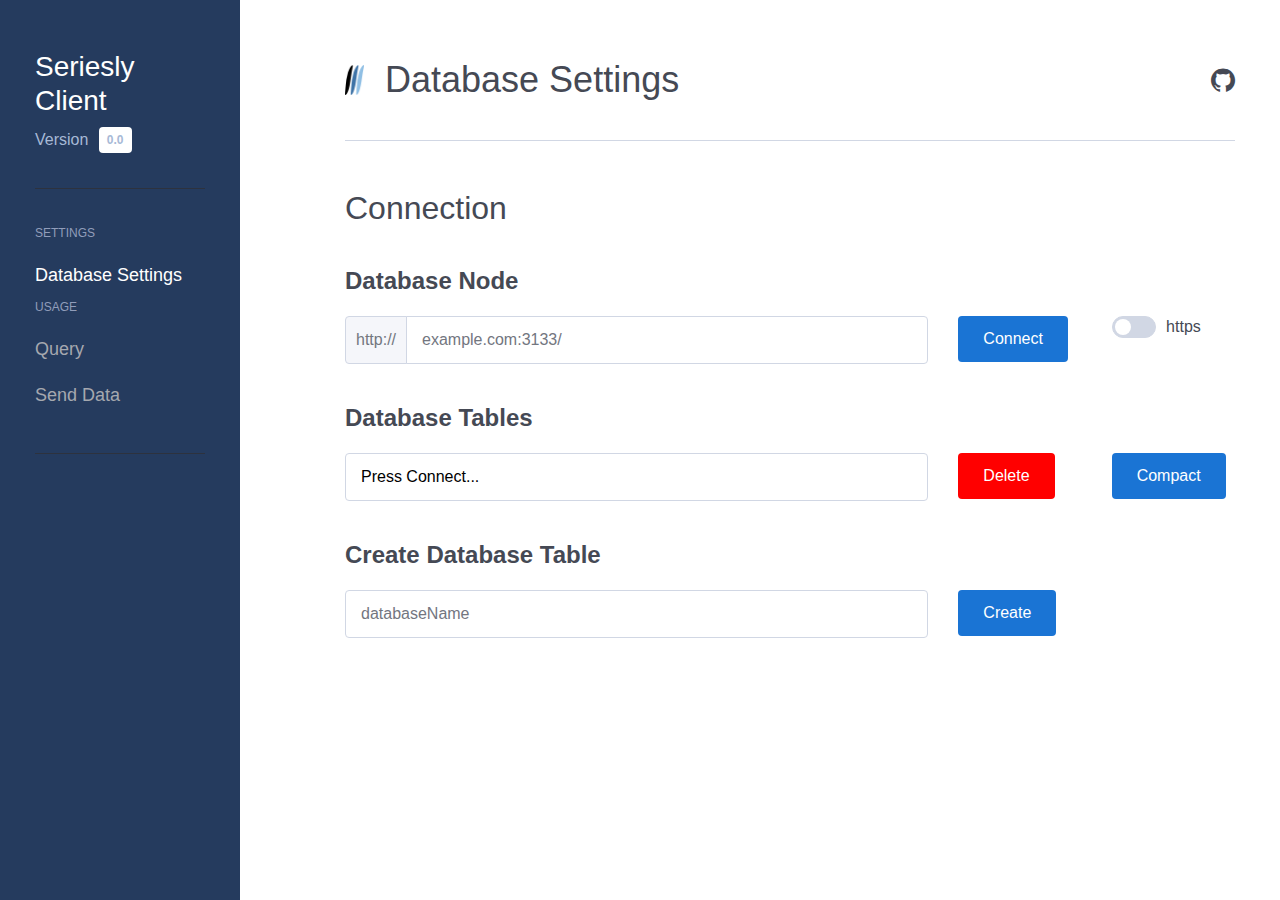
<file: client/web/index.html>
<!DOCTYPE html>
<html>
<head>
    <meta charset="UTF-8">
    <meta name="viewport" content="initial-scale=1, minimum-scale=1, maximum-scale=1, user-scalable=no">
    <title>Seriesly Web Client</title>
    <link rel="icon" href="img/favicon.ico" type="image/x-icon">
    <link rel="stylesheet" href="css/framy.min.css">
    <link rel="stylesheet" href="css/app_css.min.css">
</head>
<body>
    <script src="js/jquery-3.2.1.min.js"></script>
    <script src="js/plotly-1.40.1.min.js"></script>
    <script src="js/framy.js"></script>
    <script src="js/app_js.js"></script>
    <script src="js/util.js"></script>
    <script src="js/datetimepicker_css.js"></script>

    <section id="sidebar">
        <h1>Seriesly Client</h1>
        <span class="info">Version <strong>0.0</strong></span>

        <hr>

        <span class="caption">Settings</span>
        <nav>
            <ul>
                <li><a href="#DatabaseSettings">Database Settings</a></li>
            </ul>
        </nav>

        <span class="caption">Usage</span>
        <nav>
            <ul>
                <li><a href="#DatabaseQuery">Query</a></li>
            </ul>
            <ul>
                <li><a href="#DatabaseSendData">Send Data</a></li>
            </ul>
        </nav>

        <hr>
    </section>

    <section id="content">
        <div class="container-fluid">

            <header>

                <div class="clear">

                    <h1>Database Settings</h1>

                    <a class="logo" href="https://example.com" target="_blank">
                        <img src="img/logo.png" alt="nesta CSS Logo">
                    </a>

                    <a class="github" href="https://github.com/tevfik/seriesly" target="_blank">
                        <i class="icon-github"></i>
                    </a>

                    <div class="menu">
                        <i class="icon-list"></i>
                    </div>

                </div>

            </header>

            <div class="tab" id="DatabaseSettings">

                <section>
                    <h2>Connection</h2>
                    <div class="columns">
                        <div class="lg-12 md-8 md-offset-2 sm-6">
                            <span id="status_output_1">
                            </span>
                        </div>
                    </div>

                    <h3>Database Node</h3>

                    <div class="columns">
                        <div class="md-8">
                            <div class="form-element">
                                <div class="form-group">
                                    <span id="ConnectionSecurity">http://</span>
                                    <input class="form-field" type="text" id="hostAddress" value="example.com:3133/"/>
                                </div>
                            </div>
                        </div>
                        <div class="md-2">
                            <input class="btn" type="button" id="connectionStatus" value="Connect" onclick="button_connect()"/>
                        </div>
                        <div class="md-2">
                            <label class="switch">
                                <input type="checkbox" id="changeConnectionSecurity" onclick="change_connection_security()"/>
                                <div></div>
                                <span>https</span>
                            </label>
                        </div>
                    </div>

                    <h3>Database Tables</h3>

                    <div class="columns">
                        <div class="md-8">
                            <div class="form-element">
                                <select class="form-select" id="databaseTables_1" onChange=button_get_table_information()>
                                    <option>Press Connect...</option>
                                </select>
                            </div>
                        </div>
                        <div class="md-2">
                            <input class="btn" style="background-color:red" type="button" id="deleteDatabaseTable" value="Delete" onclick="button_delete_db_table()"/>
                        </div>
                        <div class="md-2">
                            <input class="btn" type="button" id="compactDatabaseTable" value="Compact" onclick="button_compact_db_table()"/>
                        </div>
                    </div>

                    <h3>Create Database Table</h3>

                    <div class="columns">
                        <div class="md-8">
                            <div class="form-element">
                                <input class="form-field" type="text" id="createDatabaseTableName" value="databaseName">
                            </div>
                        </div>
                        <div class="md-4">
                            <input class="btn" type="button" id="createDatabaseTable" value="Create" onclick="button_create_db_table()"/>
                        </div>
                    </div>
                    <br></br>
                    <div class="columns">
                        <div class="md-8 sm-12 xs-12">
                            <span id="DatabaseInfoTable">
                            </span>
                        </div>
                    </div>

                    <div class="columns">
                        <div class="md-8 sm-12 xs-12">
                            <span id="status_output_2">
                            </span>
                        </div>
                    </div>
                </section>
            </div>

            <div class="tab" id="DatabaseQuery">

                <section>
                    <h2>Connection</h2>
                    <div class="columns">
                        <div class="lg-12 md-8 md-offset-2 sm-6">
                            <span id="status_output_3">
                            </span>
                        </div>
                    </div>
                    <h3>Database Tables</h3>

                    <form onsubmit="return false;">
                        <div class="columns">
                            <div class="md-8">
                                <div class="form-element">
                                    <select class="form-select" id="databaseTables_2">
                                        <!-- onChange=selectDatabaseFromTable()> -->
                                        <option>Press connect first & update...</option>
                                    </select>
                                </div>
                            </div>
                            <div class="lg-2 md-2 sm-2 xs-4">
                                <input class="btn" type="button" id="updateDatabaseTable" value="update" onclick="button_update_db_list()"/>
                            </div>
                            <div class="lg-2 md-2 sm-2 xs-4">
                                <div class="form-element">
                                    <input class="btn" type="button" id="updateKeysList_1" value="Get Key List" onclick="button_update_key_list()"/>
                                </div>
                            </div>
                        </div>
                        <div class="columns">
                            <div class="md-4">
                                <div class="form-element">
                                    <input class="form-field" type="text" id="queryStart" value="Start" maxlength="25" size="25" onclick="javascript:NewCssCal ('queryStart','yyyyMMdd','dropdown',true,'24',true)">
                                </div>
                            </div>
                            <div class="md-4">
                                <div class="form-element">
                                    <input class="form-field" type="text" id="queryStop" value="Stop" maxlength="25" size="25" onclick="javascript:NewCssCal ('queryStop','yyyyMMdd','dropdown',true,'24',true)">
                                </div>
                            </div>
                            <div class="md-4">
                                <select class="form-select" id="queryGroup" >
                                    <option selected disabled>Select Sample Period</option>
                                    <option>any</option>
                                    <option>500 msec</option>
                                    <option>1 sec</option>
                                    <option>10 sec</option>
                                    <option>30 sec</option>
                                    <option>1 min</option>
                                    <option>5 min</option>
                                    <option>10 min</option>
                                    <option>15 min</option>
                                    <option>30 min</option>
                                    <option>1 hour</option>
                                    <option>2 hour</option>
                                    <option>6 hour</option>
                                    <option>12 hour</option>
                                    <option>1 day</option>
                                    <option>1 week</option>
                                </select>
                            </div>
                        </div>
                        <div class="columns">
                            <div class="md-6">
                                <select class="form-select" id="queryReducer" >
                                    <option selected disabled>Data Reducer</option>
                                    <option>any</option>
                                    <option>avg</option>
                                    <option>max</option>
                                    <option>min</option>
                                    <option>count</option>
									<option>sum</option>
                                    <option>sumsq</option>
                                    <option>c</option>
                                    <option>c_min</option>
                                    <option>c_max</option>
                                    <option>c_avg</option>
                                    <option>identity</option>
                                    <option>distinct</option>
                                    <option>obj_keys</option>
                                    <option>obj_distinct_keys</option>
                                </select>
                            </div>
                            <div class="md-6">
                                <select class="form-select" id="databaseTable_keylist_1">
                                    <option>Press Key List to update</option>
                                </select>
                            </div>
                        </div>
                        <span id="AddNewKey_span_0"></span>
                        <br>
                        <div class="columns">
                            <div class="md-2">
                                <input class="btn" type="button" value="Add" onclick="add_new_key_to_query()"/>
                            </div>
                            <div class="md-2">
                                <input class="btn" type="button" value="Remove" onclick="remove_key_from_query()"/>
                            </div>
                        </div>
                        <br>
                        <div class="columns">
                            <div class="md-2">
                                <input class="btn" type="button" value="Query!" onclick="button_update_query()"/>
                            </div>
                            <div class="md-3">
                                <div class="form-element">
                                    <label class="switch">
                                        <input type="checkbox" id="BoolDataToTextArea">
                                        <div></div>
                                        <span>Dump Data to Form</span>
                                    </label>
                                </div>
                            </div>
                            <div class="md-3">
                                <label class="switch">
                                    <input type="checkbox" id="changeXIndex">
                                    <div></div>
                                    <span>x-axis as index</span>
                                </label>
                            </div>
                        </div>
                        <br></br>
                        <div class="columns">
                            <div class="md-16">
                                <div id="PlotlyDiv">
                                <!-- Plotly chart will be drawn inside this DIV -->
                                </div>
                            </div>
                        </div>
                        <br><br></br>
                        <div class="columns">
                            <div class="md-12">
                                <div class="form-element">
                                    <textarea class="form-field" id="DataTextArea" rows="10"></textarea>
                                </div>
                            </div>
                        </div>
                    </form>
                    <div class="columns">
                        <div class="md-8 sm-12 xs-12">
                            <span id="status_output_4">
                            </span>
                        </div>
                    </div>
                </section>

            </div>


<!-- ------------------------------------------------------- -->

            <div class="tab" id="DatabaseSendData">

                <section>
                    <h2>Connection</h2>
                    <div class="columns">
                        <div class="lg-12 md-8 md-offset-2 sm-6">
                            <span id="status_output_5">
                            </span>
                        </div>
                    </div>
                    <h3>Database Tables</h3>

                    <form onsubmit="return false;">
                        <div class="columns">
                            <div class="md-8">
                                <div class="form-element">
                                    <select class="form-select" id="databaseTables_3">
                                        <!-- onChange=selectDatabaseFromTable()> -->
                                        <option>Press connect first & update...</option>
                                    </select>
                                </div>
                            </div>
                            <div class="lg-2 md-2 sm-2 xs-4">
                                <input class="btn" type="button" id="updateDatabaseTable" value="update" onclick="button_update_db_list()"/>
                            </div>
                        </div>
                        <div class="columns">
                            <div class="md-8">
                                <div class="form-element">
                                    <input class="form-field" type="text" id="writeOnTime" value="WriteTo" maxlength="25" size="25" onclick="javascript:NewCssCal ('writeOnTime','yyyyMMdd','dropdown',true,'24',true)">
                                </div>
                            </div>
<!--                            <div class="md-4">
                                <div class="form-element">
                                    <img src="img/cal.gif" onclick="javascript:NewCssCal ('writeOnTime','yyyyMMdd','dropdown',true,'24',true)" style="cursor:pointer"/>
                                </div>
                            </div> -->
                        </div>
                        <div class="columns">
                            <div class="md-4">
                                <input class="btn" type="button" id="writeValue" value="Write!" onclick="button_update_write()"/>
                            </div>
                        </div>
                        <br></br>
                        <div class="columns">
                            <div class="md-8">
                                <div class="form-element">
                                    <textarea class="form-field" id="dataPostTextArea" rows="10"></textarea>
                                </div>
                            </div>
                        </div>
                    </form>
                    <div class="columns">
                        <div class="md-8 sm-12 xs-12">
                            <span id="status_output_6">
                            </span>
                        </div>
                    </div>
                </section>
            </div>

            <div id="overlay"></div>
    </section>

</body>
</html>
</file>
<file: client/web/css/framy.min.css>
@import url("https://rsms.me/inter/inter-ui.css");@import url("../fonts/icons.css");*{-webkit-box-sizing:border-box;box-sizing:border-box}*:before,*:after{-webkit-box-sizing:border-box;box-sizing:border-box}article,aside,details,figcaption,figure,footer,header,main,menu,nav,section,summary{display:block}audio,canvas,progress,video{display:inline-block}object,embed,iframe{max-width:100%}progress{vertical-align:baseline}html,body{min-height:100%}a:active,a:hover{outline:0}blockquote,blockquote:before,blockquote:after,q,q:before,q:after{content:'';content:none}pre{white-space:pre;white-space:pre-wrap;white-space:pre-line;word-wrap:break-word}table{border-collapse:collapse;border-spacing:0}th{font-weight:normal;text-align:left;vertical-align:bottom}td{font-weight:normal;vertical-align:top}input,button,optgroup,select,textarea{margin:0}input:focus,button:focus,optgroup:focus,select:focus,textarea:focus{outline:none}input,select{vertical-align:middle}input[type=checkbox],input[type=radio]{vertical-align:text-top}input[type="search"]::-webkit-search-cancel-button{display:none}input::-moz-focus-inner,button::-moz-focus-inner{border:0;padding:0}button,input[type=button],input[type=submit]{width:auto;overflow:visible}sub,sup{position:relative;font-size:75%;line-height:0}sup{top:-0.5em}sub{bottom:-0.25em}label,input[type=button],input[type=submit],input[type=file],button{cursor:pointer}img{-ms-interpolation-mode:bicubic}a img{border:none}html{-ms-text-size-adjust:100%;-webkit-text-size-adjust:100%;-moz-osx-font-smoothing:grayscale;-moz-font-smoothing:antialiased;-webkit-font-smoothing:antialiased}body{margin:0;font-family:"Inter UI",sans-serif;font-size:16px;line-height:26px;color:#73767f}a{text-decoration:none;color:#1a74d4}a:hover,a:focus{text-decoration:none;color:#1a74d4}input,button,optgroup,select,textarea{font-family:inherit;font-size:inherit;line-height:inherit}hr{border:0;border-top:1px solid #D1D7E4;margin-top:20px;margin-bottom:20px}ul,ol{margin-top:0;margin-bottom:20px}ul ul,ul ol,ol ul,ol ol{margin-bottom:0}ul.unstyled,ol.unstyled{padding-left:0;list-style:none}ul.inline,ol.inline{padding-left:0;list-style:none;margin-left:-5px}ul.inline>li,ol.inline>li{display:inline-block;padding-left:5px;padding-right:5px}p{margin:0 0 20px 0}p.light{color:#a2a4a9}nav ul{padding-left:0;margin-bottom:0;list-style:none}h1,h2,h3,h4,h5,h6{font-family:inherit;line-height:1.2}h1{color:#454954;font-weight:normal;font-size:36px;margin:0 0 20px 0;font-size:28px}@media (min-width: 480px){h1{font-size:calc(28px + strip-unit(8px) * (100vw - 480px) / strip-unit(700px))}}@media (min-width: 1180px){h1{font-size:36px}}h2{color:#454954;font-weight:normal;font-size:32px;margin:0 0 20px 0;font-size:25px}@media (min-width: 480px){h2{font-size:calc(25px + strip-unit(7px) * (100vw - 480px) / strip-unit(700px))}}@media (min-width: 1180px){h2{font-size:32px}}h3{color:#454954;font-weight:bold;font-size:24px;margin:20px 0;font-size:19px}@media (min-width: 480px){h3{font-size:calc(19px + strip-unit(5px) * (100vw - 480px) / strip-unit(700px))}}@media (min-width: 1180px){h3{font-size:24px}}h4{color:#454954;font-weight:bold;font-size:21px;margin:20px 0;font-size:16px}@media (min-width: 480px){h4{font-size:calc(16px + strip-unit(5px) * (100vw - 480px) / strip-unit(700px))}}@media (min-width: 1180px){h4{font-size:21px}}label{color:#454954;font-weight:normal;display:block}small{font-size:14px;line-height:1}.container{margin-right:auto;margin-left:auto;max-width:1160px;padding-left:15px;padding-right:15px}.container:after{content:'';clear:both;display:block}@media (min-width: 769px){.container{width:730px}}@media (min-width: 993px){.container{width:960px}}@media (min-width: 1181px){.container{width:1160px}}.container-fluid{margin-right:auto;margin-left:auto;padding-left:15px;padding-right:15px}.container-fluid:after{content:'';clear:both;display:block}.columns,form.horizontal .form-element{margin-right:-15px;margin-left:-15px;display:-webkit-box;display:-webkit-flex;display:-moz-flex;display:-ms-flexbox;display:flex;-webkit-box-flex:0;-webkit-flex:0 1 auto;-moz-box-flex:0;-moz-flex:0 1 auto;-ms-flex:0 1 auto;flex:0 1 auto;-webkit-box-direction:normal;-webkit-box-orient:horizontal;-webkit-flex-direction:row;-moz-flex-direction:row;-ms-flex-direction:row;flex-direction:row;-webkit-flex-wrap:wrap;-moz-flex-wrap:wrap;-ms-flex-wrap:wrap;flex-wrap:wrap}.columns:after,form.horizontal .form-element:after{content:'';clear:both;display:block}.columns.reverse,form.horizontal .form-element.reverse{-webkit-box-direction:reverse;-webkit-box-orient:horizontal;-webkit-flex-direction:row-reverse;-moz-flex-direction:row-reverse;-ms-flex-direction:row-reverse;flex-direction:row-reverse}.columns.center,form.horizontal .form-element.center{align-items:center;justify-content:center}.columns.center-v,form.horizontal .form-element.center-v{align-items:center}.columns.center-h,form.horizontal .form-element.center-h{justify-content:center}.columns [class^='sm'],.columns [class*=' sm'],form.horizontal .form-element [class^='sm'],form.horizontal .form-element [class*=' sm']{max-width:100%;padding-right:15px;padding-left:15px;-webkit-flex-basis:100%;-moz-flex-basis:100%;-ms-flex-preferred-size:100%;flex-basis:100%}.columns [class^='md'],.columns [class*=' md'],form.horizontal .form-element [class^='md'],form.horizontal .form-element [class*=' md']{max-width:100%;padding-right:15px;padding-left:15px;-webkit-flex-basis:100%;-moz-flex-basis:100%;-ms-flex-preferred-size:100%;flex-basis:100%}.columns [class^='lg'],.columns [class*=' lg'],form.horizontal .form-element [class^='lg'],form.horizontal .form-element [class*=' lg']{max-width:100%;padding-right:15px;padding-left:15px;-webkit-flex-basis:100%;-moz-flex-basis:100%;-ms-flex-preferred-size:100%;flex-basis:100%}.columns .xs,form.horizontal .form-element .xs{padding-right:15px;padding-left:15px;-webkit-box-flex:0;-webkit-flex-grow:0;-moz-flex-grow:0;-ms-flex-positive:0;flex-grow:0;-webkit-flex-shrink:0;-moz-flex-shrink:0;-ms-flex-negative:0;flex-shrink:0;-webkit-flex-basis:auto;-moz-flex-basis:auto;-ms-flex-preferred-size:auto;flex-basis:auto}.columns .xs-1,form.horizontal .form-element .xs-1{max-width:8.33333%;padding-right:15px;padding-left:15px;-webkit-box-flex:0;-webkit-flex-grow:0;-moz-flex-grow:0;-ms-flex-positive:0;flex-grow:0;-webkit-flex-shrink:0;-moz-flex-shrink:0;-ms-flex-negative:0;flex-shrink:0;-webkit-flex-basis:8.33333%;-moz-flex-basis:8.33333%;-ms-flex-preferred-size:8.33333%;flex-basis:8.33333%}.columns .xs-2,form.horizontal .form-element .xs-2{max-width:16.66667%;padding-right:15px;padding-left:15px;-webkit-box-flex:0;-webkit-flex-grow:0;-moz-flex-grow:0;-ms-flex-positive:0;flex-grow:0;-webkit-flex-shrink:0;-moz-flex-shrink:0;-ms-flex-negative:0;flex-shrink:0;-webkit-flex-basis:16.66667%;-moz-flex-basis:16.66667%;-ms-flex-preferred-size:16.66667%;flex-basis:16.66667%}.columns .xs-3,form.horizontal .form-element .xs-3{max-width:25%;padding-right:15px;padding-left:15px;-webkit-box-flex:0;-webkit-flex-grow:0;-moz-flex-grow:0;-ms-flex-positive:0;flex-grow:0;-webkit-flex-shrink:0;-moz-flex-shrink:0;-ms-flex-negative:0;flex-shrink:0;-webkit-flex-basis:25%;-moz-flex-basis:25%;-ms-flex-preferred-size:25%;flex-basis:25%}.columns .xs-4,form.horizontal .form-element .xs-4{max-width:33.33333%;padding-right:15px;padding-left:15px;-webkit-box-flex:0;-webkit-flex-grow:0;-moz-flex-grow:0;-ms-flex-positive:0;flex-grow:0;-webkit-flex-shrink:0;-moz-flex-shrink:0;-ms-flex-negative:0;flex-shrink:0;-webkit-flex-basis:33.33333%;-moz-flex-basis:33.33333%;-ms-flex-preferred-size:33.33333%;flex-basis:33.33333%}.columns .xs-5,form.horizontal .form-element .xs-5{max-width:41.66667%;padding-right:15px;padding-left:15px;-webkit-box-flex:0;-webkit-flex-grow:0;-moz-flex-grow:0;-ms-flex-positive:0;flex-grow:0;-webkit-flex-shrink:0;-moz-flex-shrink:0;-ms-flex-negative:0;flex-shrink:0;-webkit-flex-basis:41.66667%;-moz-flex-basis:41.66667%;-ms-flex-preferred-size:41.66667%;flex-basis:41.66667%}.columns .xs-6,form.horizontal .form-element .xs-6{max-width:50%;padding-right:15px;padding-left:15px;-webkit-box-flex:0;-webkit-flex-grow:0;-moz-flex-grow:0;-ms-flex-positive:0;flex-grow:0;-webkit-flex-shrink:0;-moz-flex-shrink:0;-ms-flex-negative:0;flex-shrink:0;-webkit-flex-basis:50%;-moz-flex-basis:50%;-ms-flex-preferred-size:50%;flex-basis:50%}.columns .xs-7,form.horizontal .form-element .xs-7{max-width:58.33333%;padding-right:15px;padding-left:15px;-webkit-box-flex:0;-webkit-flex-grow:0;-moz-flex-grow:0;-ms-flex-positive:0;flex-grow:0;-webkit-flex-shrink:0;-moz-flex-shrink:0;-ms-flex-negative:0;flex-shrink:0;-webkit-flex-basis:58.33333%;-moz-flex-basis:58.33333%;-ms-flex-preferred-size:58.33333%;flex-basis:58.33333%}.columns .xs-8,form.horizontal .form-element .xs-8{max-width:66.66667%;padding-right:15px;padding-left:15px;-webkit-box-flex:0;-webkit-flex-grow:0;-moz-flex-grow:0;-ms-flex-positive:0;flex-grow:0;-webkit-flex-shrink:0;-moz-flex-shrink:0;-ms-flex-negative:0;flex-shrink:0;-webkit-flex-basis:66.66667%;-moz-flex-basis:66.66667%;-ms-flex-preferred-size:66.66667%;flex-basis:66.66667%}.columns .xs-9,form.horizontal .form-element .xs-9{max-width:75%;padding-right:15px;padding-left:15px;-webkit-box-flex:0;-webkit-flex-grow:0;-moz-flex-grow:0;-ms-flex-positive:0;flex-grow:0;-webkit-flex-shrink:0;-moz-flex-shrink:0;-ms-flex-negative:0;flex-shrink:0;-webkit-flex-basis:75%;-moz-flex-basis:75%;-ms-flex-preferred-size:75%;flex-basis:75%}.columns .xs-10,form.horizontal .form-element .xs-10{max-width:83.33333%;padding-right:15px;padding-left:15px;-webkit-box-flex:0;-webkit-flex-grow:0;-moz-flex-grow:0;-ms-flex-positive:0;flex-grow:0;-webkit-flex-shrink:0;-moz-flex-shrink:0;-ms-flex-negative:0;flex-shrink:0;-webkit-flex-basis:83.33333%;-moz-flex-basis:83.33333%;-ms-flex-preferred-size:83.33333%;flex-basis:83.33333%}.columns .xs-11,form.horizontal .form-element .xs-11{max-width:91.66667%;padding-right:15px;padding-left:15px;-webkit-box-flex:0;-webkit-flex-grow:0;-moz-flex-grow:0;-ms-flex-positive:0;flex-grow:0;-webkit-flex-shrink:0;-moz-flex-shrink:0;-ms-flex-negative:0;flex-shrink:0;-webkit-flex-basis:91.66667%;-moz-flex-basis:91.66667%;-ms-flex-preferred-size:91.66667%;flex-basis:91.66667%}.columns .xs-12,form.horizontal .form-element .xs-12{max-width:100%;padding-right:15px;padding-left:15px;-webkit-box-flex:0;-webkit-flex-grow:0;-moz-flex-grow:0;-ms-flex-positive:0;flex-grow:0;-webkit-flex-shrink:0;-moz-flex-shrink:0;-ms-flex-negative:0;flex-shrink:0;-webkit-flex-basis:100%;-moz-flex-basis:100%;-ms-flex-preferred-size:100%;flex-basis:100%}.columns .xs-offset-0,form.horizontal .form-element .xs-offset-0{padding-right:15px;padding-left:15px;-webkit-box-flex:0;-webkit-flex-grow:0;-moz-flex-grow:0;-ms-flex-positive:0;flex-grow:0;-webkit-flex-shrink:0;-moz-flex-shrink:0;-ms-flex-negative:0;flex-shrink:0;margin-left:0}.columns .xs-offset-1,form.horizontal .form-element .xs-offset-1{padding-right:15px;padding-left:15px;-webkit-box-flex:0;-webkit-flex-grow:0;-moz-flex-grow:0;-ms-flex-positive:0;flex-grow:0;-webkit-flex-shrink:0;-moz-flex-shrink:0;-ms-flex-negative:0;flex-shrink:0;margin-left:8.33333%}.columns .xs-offset-2,form.horizontal .form-element .xs-offset-2{padding-right:15px;padding-left:15px;-webkit-box-flex:0;-webkit-flex-grow:0;-moz-flex-grow:0;-ms-flex-positive:0;flex-grow:0;-webkit-flex-shrink:0;-moz-flex-shrink:0;-ms-flex-negative:0;flex-shrink:0;margin-left:16.66667%}.columns .xs-offset-3,form.horizontal .form-element .xs-offset-3{padding-right:15px;padding-left:15px;-webkit-box-flex:0;-webkit-flex-grow:0;-moz-flex-grow:0;-ms-flex-positive:0;flex-grow:0;-webkit-flex-shrink:0;-moz-flex-shrink:0;-ms-flex-negative:0;flex-shrink:0;margin-left:25%}.columns .xs-offset-4,form.horizontal .form-element .xs-offset-4{padding-right:15px;padding-left:15px;-webkit-box-flex:0;-webkit-flex-grow:0;-moz-flex-grow:0;-ms-flex-positive:0;flex-grow:0;-webkit-flex-shrink:0;-moz-flex-shrink:0;-ms-flex-negative:0;flex-shrink:0;margin-left:33.33333%}.columns .xs-offset-5,form.horizontal .form-element .xs-offset-5{padding-right:15px;padding-left:15px;-webkit-box-flex:0;-webkit-flex-grow:0;-moz-flex-grow:0;-ms-flex-positive:0;flex-grow:0;-webkit-flex-shrink:0;-moz-flex-shrink:0;-ms-flex-negative:0;flex-shrink:0;margin-left:41.66667%}.columns .xs-offset-6,form.horizontal .form-element .xs-offset-6{padding-right:15px;padding-left:15px;-webkit-box-flex:0;-webkit-flex-grow:0;-moz-flex-grow:0;-ms-flex-positive:0;flex-grow:0;-webkit-flex-shrink:0;-moz-flex-shrink:0;-ms-flex-negative:0;flex-shrink:0;margin-left:50%}.columns .xs-offset-7,form.horizontal .form-element .xs-offset-7{padding-right:15px;padding-left:15px;-webkit-box-flex:0;-webkit-flex-grow:0;-moz-flex-grow:0;-ms-flex-positive:0;flex-grow:0;-webkit-flex-shrink:0;-moz-flex-shrink:0;-ms-flex-negative:0;flex-shrink:0;margin-left:58.33333%}.columns .xs-offset-8,form.horizontal .form-element .xs-offset-8{padding-right:15px;padding-left:15px;-webkit-box-flex:0;-webkit-flex-grow:0;-moz-flex-grow:0;-ms-flex-positive:0;flex-grow:0;-webkit-flex-shrink:0;-moz-flex-shrink:0;-ms-flex-negative:0;flex-shrink:0;margin-left:66.66667%}.columns .xs-offset-9,form.horizontal .form-element .xs-offset-9{padding-right:15px;padding-left:15px;-webkit-box-flex:0;-webkit-flex-grow:0;-moz-flex-grow:0;-ms-flex-positive:0;flex-grow:0;-webkit-flex-shrink:0;-moz-flex-shrink:0;-ms-flex-negative:0;flex-shrink:0;margin-left:75%}.columns .xs-offset-10,form.horizontal .form-element .xs-offset-10{padding-right:15px;padding-left:15px;-webkit-box-flex:0;-webkit-flex-grow:0;-moz-flex-grow:0;-ms-flex-positive:0;flex-grow:0;-webkit-flex-shrink:0;-moz-flex-shrink:0;-ms-flex-negative:0;flex-shrink:0;margin-left:83.33333%}.columns .xs-offset-11,form.horizontal .form-element .xs-offset-11{padding-right:15px;padding-left:15px;-webkit-box-flex:0;-webkit-flex-grow:0;-moz-flex-grow:0;-ms-flex-positive:0;flex-grow:0;-webkit-flex-shrink:0;-moz-flex-shrink:0;-ms-flex-negative:0;flex-shrink:0;margin-left:91.66667%}.columns .xs-offset-12,form.horizontal .form-element .xs-offset-12{padding-right:15px;padding-left:15px;-webkit-box-flex:0;-webkit-flex-grow:0;-moz-flex-grow:0;-ms-flex-positive:0;flex-grow:0;-webkit-flex-shrink:0;-moz-flex-shrink:0;-ms-flex-negative:0;flex-shrink:0;margin-left:100%}.columns .xs,form.horizontal .form-element .xs{max-width:100%;-webkit-box-flex:1;-webkit-flex-grow:1;-moz-flex-grow:1;-ms-flex-positive:1;flex-grow:1;-webkit-flex-basis:0;-moz-flex-basis:0;-ms-flex-preferred-size:0;flex-basis:0}.columns .start-xs,form.horizontal .form-element .start-xs{text-align:left;-webkit-box-pack:start;-ms-flex-pack:start;-webkit-justify-content:flex-start;-moz-justify-content:flex-start;justify-content:flex-start}.columns .center-xs,form.horizontal .form-element .center-xs{text-align:center;-webkit-box-pack:center;-ms-flex-pack:center;-webkit-justify-content:center;-moz-justify-content:center;justify-content:center}.columns .end-xs,form.horizontal .form-element .end-xs{text-align:right;-webkit-box-pack:end;-ms-flex-pack:end;-webkit-justify-content:flex-end;-moz-justify-content:flex-end;justify-content:flex-end}.columns .top-xs,form.horizontal .form-element .top-xs{-webkit-box-align:start;-ms-flex-align:start;-webkit-align-items:flex-start;-moz-align-items:flex-start;align-items:flex-start}.columns .middle-xs,form.horizontal .form-element .middle-xs{-webkit-box-align:center;-ms-flex-align:center;-webkit-align-items:center;-moz-align-items:center;align-items:center}.columns .bottom-xs,form.horizontal .form-element .bottom-xs{-webkit-box-align:end;-ms-flex-align:end;-webkit-align-items:flex-end;-moz-align-items:flex-end;align-items:flex-end}.columns .around-xs,form.horizontal .form-element .around-xs{-ms-flex-pack:distribute;-webkit-justify-content:space-around;-moz-justify-content:space-around;justify-content:space-around}.columns .between-xs,form.horizontal .form-element .between-xs{-webkit-box-pack:justify;-ms-flex-pack:justify;-webkit-justify-content:space-between;-moz-justify-content:space-between;justify-content:space-between}.columns .first-xs,form.horizontal .form-element .first-xs{order:-1}.columns .last-xs,form.horizontal .form-element .last-xs{order:1}@media only screen and (min-width: 768px){.columns .sm,form.horizontal .form-element .sm{padding-right:15px;padding-left:15px;-webkit-box-flex:0;-webkit-flex-grow:0;-moz-flex-grow:0;-ms-flex-positive:0;flex-grow:0;-webkit-flex-shrink:0;-moz-flex-shrink:0;-ms-flex-negative:0;flex-shrink:0;-webkit-flex-basis:auto;-moz-flex-basis:auto;-ms-flex-preferred-size:auto;flex-basis:auto}.columns .sm-1,form.horizontal .form-element .sm-1{max-width:8.33333%;padding-right:15px;padding-left:15px;-webkit-box-flex:0;-webkit-flex-grow:0;-moz-flex-grow:0;-ms-flex-positive:0;flex-grow:0;-webkit-flex-shrink:0;-moz-flex-shrink:0;-ms-flex-negative:0;flex-shrink:0;-webkit-flex-basis:8.33333%;-moz-flex-basis:8.33333%;-ms-flex-preferred-size:8.33333%;flex-basis:8.33333%}.columns .sm-2,form.horizontal .form-element .sm-2{max-width:16.66667%;padding-right:15px;padding-left:15px;-webkit-box-flex:0;-webkit-flex-grow:0;-moz-flex-grow:0;-ms-flex-positive:0;flex-grow:0;-webkit-flex-shrink:0;-moz-flex-shrink:0;-ms-flex-negative:0;flex-shrink:0;-webkit-flex-basis:16.66667%;-moz-flex-basis:16.66667%;-ms-flex-preferred-size:16.66667%;flex-basis:16.66667%}.columns .sm-3,form.horizontal .form-element .sm-3{max-width:25%;padding-right:15px;padding-left:15px;-webkit-box-flex:0;-webkit-flex-grow:0;-moz-flex-grow:0;-ms-flex-positive:0;flex-grow:0;-webkit-flex-shrink:0;-moz-flex-shrink:0;-ms-flex-negative:0;flex-shrink:0;-webkit-flex-basis:25%;-moz-flex-basis:25%;-ms-flex-preferred-size:25%;flex-basis:25%}.columns .sm-4,form.horizontal .form-element .sm-4{max-width:33.33333%;padding-right:15px;padding-left:15px;-webkit-box-flex:0;-webkit-flex-grow:0;-moz-flex-grow:0;-ms-flex-positive:0;flex-grow:0;-webkit-flex-shrink:0;-moz-flex-shrink:0;-ms-flex-negative:0;flex-shrink:0;-webkit-flex-basis:33.33333%;-moz-flex-basis:33.33333%;-ms-flex-preferred-size:33.33333%;flex-basis:33.33333%}.columns .sm-5,form.horizontal .form-element .sm-5{max-width:41.66667%;padding-right:15px;padding-left:15px;-webkit-box-flex:0;-webkit-flex-grow:0;-moz-flex-grow:0;-ms-flex-positive:0;flex-grow:0;-webkit-flex-shrink:0;-moz-flex-shrink:0;-ms-flex-negative:0;flex-shrink:0;-webkit-flex-basis:41.66667%;-moz-flex-basis:41.66667%;-ms-flex-preferred-size:41.66667%;flex-basis:41.66667%}.columns .sm-6,form.horizontal .form-element .sm-6{max-width:50%;padding-right:15px;padding-left:15px;-webkit-box-flex:0;-webkit-flex-grow:0;-moz-flex-grow:0;-ms-flex-positive:0;flex-grow:0;-webkit-flex-shrink:0;-moz-flex-shrink:0;-ms-flex-negative:0;flex-shrink:0;-webkit-flex-basis:50%;-moz-flex-basis:50%;-ms-flex-preferred-size:50%;flex-basis:50%}.columns .sm-7,form.horizontal .form-element .sm-7{max-width:58.33333%;padding-right:15px;padding-left:15px;-webkit-box-flex:0;-webkit-flex-grow:0;-moz-flex-grow:0;-ms-flex-positive:0;flex-grow:0;-webkit-flex-shrink:0;-moz-flex-shrink:0;-ms-flex-negative:0;flex-shrink:0;-webkit-flex-basis:58.33333%;-moz-flex-basis:58.33333%;-ms-flex-preferred-size:58.33333%;flex-basis:58.33333%}.columns .sm-8,form.horizontal .form-element .sm-8{max-width:66.66667%;padding-right:15px;padding-left:15px;-webkit-box-flex:0;-webkit-flex-grow:0;-moz-flex-grow:0;-ms-flex-positive:0;flex-grow:0;-webkit-flex-shrink:0;-moz-flex-shrink:0;-ms-flex-negative:0;flex-shrink:0;-webkit-flex-basis:66.66667%;-moz-flex-basis:66.66667%;-ms-flex-preferred-size:66.66667%;flex-basis:66.66667%}.columns .sm-9,form.horizontal .form-element .sm-9{max-width:75%;padding-right:15px;padding-left:15px;-webkit-box-flex:0;-webkit-flex-grow:0;-moz-flex-grow:0;-ms-flex-positive:0;flex-grow:0;-webkit-flex-shrink:0;-moz-flex-shrink:0;-ms-flex-negative:0;flex-shrink:0;-webkit-flex-basis:75%;-moz-flex-basis:75%;-ms-flex-preferred-size:75%;flex-basis:75%}.columns .sm-10,form.horizontal .form-element .sm-10{max-width:83.33333%;padding-right:15px;padding-left:15px;-webkit-box-flex:0;-webkit-flex-grow:0;-moz-flex-grow:0;-ms-flex-positive:0;flex-grow:0;-webkit-flex-shrink:0;-moz-flex-shrink:0;-ms-flex-negative:0;flex-shrink:0;-webkit-flex-basis:83.33333%;-moz-flex-basis:83.33333%;-ms-flex-preferred-size:83.33333%;flex-basis:83.33333%}.columns .sm-11,form.horizontal .form-element .sm-11{max-width:91.66667%;padding-right:15px;padding-left:15px;-webkit-box-flex:0;-webkit-flex-grow:0;-moz-flex-grow:0;-ms-flex-positive:0;flex-grow:0;-webkit-flex-shrink:0;-moz-flex-shrink:0;-ms-flex-negative:0;flex-shrink:0;-webkit-flex-basis:91.66667%;-moz-flex-basis:91.66667%;-ms-flex-preferred-size:91.66667%;flex-basis:91.66667%}.columns .sm-12,form.horizontal .form-element .sm-12{max-width:100%;padding-right:15px;padding-left:15px;-webkit-box-flex:0;-webkit-flex-grow:0;-moz-flex-grow:0;-ms-flex-positive:0;flex-grow:0;-webkit-flex-shrink:0;-moz-flex-shrink:0;-ms-flex-negative:0;flex-shrink:0;-webkit-flex-basis:100%;-moz-flex-basis:100%;-ms-flex-preferred-size:100%;flex-basis:100%}.columns .sm-offset-0,form.horizontal .form-element .sm-offset-0{padding-right:15px;padding-left:15px;-webkit-box-flex:0;-webkit-flex-grow:0;-moz-flex-grow:0;-ms-flex-positive:0;flex-grow:0;-webkit-flex-shrink:0;-moz-flex-shrink:0;-ms-flex-negative:0;flex-shrink:0;margin-left:0}.columns .sm-offset-1,form.horizontal .form-element .sm-offset-1{padding-right:15px;padding-left:15px;-webkit-box-flex:0;-webkit-flex-grow:0;-moz-flex-grow:0;-ms-flex-positive:0;flex-grow:0;-webkit-flex-shrink:0;-moz-flex-shrink:0;-ms-flex-negative:0;flex-shrink:0;margin-left:8.33333%}.columns .sm-offset-2,form.horizontal .form-element .sm-offset-2{padding-right:15px;padding-left:15px;-webkit-box-flex:0;-webkit-flex-grow:0;-moz-flex-grow:0;-ms-flex-positive:0;flex-grow:0;-webkit-flex-shrink:0;-moz-flex-shrink:0;-ms-flex-negative:0;flex-shrink:0;margin-left:16.66667%}.columns .sm-offset-3,form.horizontal .form-element .sm-offset-3{padding-right:15px;padding-left:15px;-webkit-box-flex:0;-webkit-flex-grow:0;-moz-flex-grow:0;-ms-flex-positive:0;flex-grow:0;-webkit-flex-shrink:0;-moz-flex-shrink:0;-ms-flex-negative:0;flex-shrink:0;margin-left:25%}.columns .sm-offset-4,form.horizontal .form-element .sm-offset-4{padding-right:15px;padding-left:15px;-webkit-box-flex:0;-webkit-flex-grow:0;-moz-flex-grow:0;-ms-flex-positive:0;flex-grow:0;-webkit-flex-shrink:0;-moz-flex-shrink:0;-ms-flex-negative:0;flex-shrink:0;margin-left:33.33333%}.columns .sm-offset-5,form.horizontal .form-element .sm-offset-5{padding-right:15px;padding-left:15px;-webkit-box-flex:0;-webkit-flex-grow:0;-moz-flex-grow:0;-ms-flex-positive:0;flex-grow:0;-webkit-flex-shrink:0;-moz-flex-shrink:0;-ms-flex-negative:0;flex-shrink:0;margin-left:41.66667%}.columns .sm-offset-6,form.horizontal .form-element .sm-offset-6{padding-right:15px;padding-left:15px;-webkit-box-flex:0;-webkit-flex-grow:0;-moz-flex-grow:0;-ms-flex-positive:0;flex-grow:0;-webkit-flex-shrink:0;-moz-flex-shrink:0;-ms-flex-negative:0;flex-shrink:0;margin-left:50%}.columns .sm-offset-7,form.horizontal .form-element .sm-offset-7{padding-right:15px;padding-left:15px;-webkit-box-flex:0;-webkit-flex-grow:0;-moz-flex-grow:0;-ms-flex-positive:0;flex-grow:0;-webkit-flex-shrink:0;-moz-flex-shrink:0;-ms-flex-negative:0;flex-shrink:0;margin-left:58.33333%}.columns .sm-offset-8,form.horizontal .form-element .sm-offset-8{padding-right:15px;padding-left:15px;-webkit-box-flex:0;-webkit-flex-grow:0;-moz-flex-grow:0;-ms-flex-positive:0;flex-grow:0;-webkit-flex-shrink:0;-moz-flex-shrink:0;-ms-flex-negative:0;flex-shrink:0;margin-left:66.66667%}.columns .sm-offset-9,form.horizontal .form-element .sm-offset-9{padding-right:15px;padding-left:15px;-webkit-box-flex:0;-webkit-flex-grow:0;-moz-flex-grow:0;-ms-flex-positive:0;flex-grow:0;-webkit-flex-shrink:0;-moz-flex-shrink:0;-ms-flex-negative:0;flex-shrink:0;margin-left:75%}.columns .sm-offset-10,form.horizontal .form-element .sm-offset-10{padding-right:15px;padding-left:15px;-webkit-box-flex:0;-webkit-flex-grow:0;-moz-flex-grow:0;-ms-flex-positive:0;flex-grow:0;-webkit-flex-shrink:0;-moz-flex-shrink:0;-ms-flex-negative:0;flex-shrink:0;margin-left:83.33333%}.columns .sm-offset-11,form.horizontal .form-element .sm-offset-11{padding-right:15px;padding-left:15px;-webkit-box-flex:0;-webkit-flex-grow:0;-moz-flex-grow:0;-ms-flex-positive:0;flex-grow:0;-webkit-flex-shrink:0;-moz-flex-shrink:0;-ms-flex-negative:0;flex-shrink:0;margin-left:91.66667%}.columns .sm-offset-12,form.horizontal .form-element .sm-offset-12{padding-right:15px;padding-left:15px;-webkit-box-flex:0;-webkit-flex-grow:0;-moz-flex-grow:0;-ms-flex-positive:0;flex-grow:0;-webkit-flex-shrink:0;-moz-flex-shrink:0;-ms-flex-negative:0;flex-shrink:0;margin-left:100%}.columns .sm,form.horizontal .form-element .sm{max-width:100%;-webkit-box-flex:1;-webkit-flex-grow:1;-moz-flex-grow:1;-ms-flex-positive:1;flex-grow:1;-webkit-flex-basis:0;-moz-flex-basis:0;-ms-flex-preferred-size:0;flex-basis:0}.columns .start-sm,form.horizontal .form-element .start-sm{-webkit-box-pack:start;-ms-flex-pack:start;-webkit-justify-content:flex-start;-moz-justify-content:flex-start;justify-content:flex-start;text-align:left}.columns .center-sm,form.horizontal .form-element .center-sm{text-align:center;-webkit-box-pack:center;-ms-flex-pack:center;-webkit-justify-content:center;-moz-justify-content:center;justify-content:center}.columns .end-sm,form.horizontal .form-element .end-sm{text-align:right;-webkit-box-pack:end;-ms-flex-pack:end;-webkit-justify-content:flex-end;-moz-justify-content:flex-end;justify-content:flex-end}.columns .top-sm,form.horizontal .form-element .top-sm{-webkit-box-align:start;-ms-flex-align:start;-webkit-align-items:flex-start;-moz-align-items:flex-start;align-items:flex-start}.columns .middle-sm,form.horizontal .form-element .middle-sm{-webkit-box-align:center;-ms-flex-align:center;-webkit-align-items:center;-moz-align-items:center;align-items:center}.columns .bottom-sm,form.horizontal .form-element .bottom-sm{-webkit-box-align:end;-ms-flex-align:end;-webkit-align-items:flex-end;-moz-align-items:flex-end;align-items:flex-end}.columns .around-sm,form.horizontal .form-element .around-sm{-ms-flex-pack:distribute;-webkit-justify-content:space-around;-moz-justify-content:space-around;justify-content:space-around}.columns .between-sm,form.horizontal .form-element .between-sm{-webkit-box-pack:justify;-ms-flex-pack:justify;-webkit-justify-content:space-between;-moz-justify-content:space-between;justify-content:space-between}.columns .first-sm,form.horizontal .form-element .first-sm{order:-1}.columns .last-sm,form.horizontal .form-element .last-sm{order:1}}@media only screen and (min-width: 992px){.columns .md,form.horizontal .form-element .md{padding-right:15px;padding-left:15px;-webkit-box-flex:0;-webkit-flex-grow:0;-moz-flex-grow:0;-ms-flex-positive:0;flex-grow:0;-webkit-flex-shrink:0;-moz-flex-shrink:0;-ms-flex-negative:0;flex-shrink:0;-webkit-flex-basis:auto;-moz-flex-basis:auto;-ms-flex-preferred-size:auto;flex-basis:auto}.columns .md-1,form.horizontal .form-element .md-1{max-width:8.33333%;padding-right:15px;padding-left:15px;-webkit-box-flex:0;-webkit-flex-grow:0;-moz-flex-grow:0;-ms-flex-positive:0;flex-grow:0;-webkit-flex-shrink:0;-moz-flex-shrink:0;-ms-flex-negative:0;flex-shrink:0;-webkit-flex-basis:8.33333%;-moz-flex-basis:8.33333%;-ms-flex-preferred-size:8.33333%;flex-basis:8.33333%}.columns .md-2,form.horizontal .form-element .md-2{max-width:16.66667%;padding-right:15px;padding-left:15px;-webkit-box-flex:0;-webkit-flex-grow:0;-moz-flex-grow:0;-ms-flex-positive:0;flex-grow:0;-webkit-flex-shrink:0;-moz-flex-shrink:0;-ms-flex-negative:0;flex-shrink:0;-webkit-flex-basis:16.66667%;-moz-flex-basis:16.66667%;-ms-flex-preferred-size:16.66667%;flex-basis:16.66667%}.columns .md-3,form.horizontal .form-element .md-3{max-width:25%;padding-right:15px;padding-left:15px;-webkit-box-flex:0;-webkit-flex-grow:0;-moz-flex-grow:0;-ms-flex-positive:0;flex-grow:0;-webkit-flex-shrink:0;-moz-flex-shrink:0;-ms-flex-negative:0;flex-shrink:0;-webkit-flex-basis:25%;-moz-flex-basis:25%;-ms-flex-preferred-size:25%;flex-basis:25%}.columns .md-4,form.horizontal .form-element .md-4{max-width:33.33333%;padding-right:15px;padding-left:15px;-webkit-box-flex:0;-webkit-flex-grow:0;-moz-flex-grow:0;-ms-flex-positive:0;flex-grow:0;-webkit-flex-shrink:0;-moz-flex-shrink:0;-ms-flex-negative:0;flex-shrink:0;-webkit-flex-basis:33.33333%;-moz-flex-basis:33.33333%;-ms-flex-preferred-size:33.33333%;flex-basis:33.33333%}.columns .md-5,form.horizontal .form-element .md-5{max-width:41.66667%;padding-right:15px;padding-left:15px;-webkit-box-flex:0;-webkit-flex-grow:0;-moz-flex-grow:0;-ms-flex-positive:0;flex-grow:0;-webkit-flex-shrink:0;-moz-flex-shrink:0;-ms-flex-negative:0;flex-shrink:0;-webkit-flex-basis:41.66667%;-moz-flex-basis:41.66667%;-ms-flex-preferred-size:41.66667%;flex-basis:41.66667%}.columns .md-6,form.horizontal .form-element .md-6{max-width:50%;padding-right:15px;padding-left:15px;-webkit-box-flex:0;-webkit-flex-grow:0;-moz-flex-grow:0;-ms-flex-positive:0;flex-grow:0;-webkit-flex-shrink:0;-moz-flex-shrink:0;-ms-flex-negative:0;flex-shrink:0;-webkit-flex-basis:50%;-moz-flex-basis:50%;-ms-flex-preferred-size:50%;flex-basis:50%}.columns .md-7,form.horizontal .form-element .md-7{max-width:58.33333%;padding-right:15px;padding-left:15px;-webkit-box-flex:0;-webkit-flex-grow:0;-moz-flex-grow:0;-ms-flex-positive:0;flex-grow:0;-webkit-flex-shrink:0;-moz-flex-shrink:0;-ms-flex-negative:0;flex-shrink:0;-webkit-flex-basis:58.33333%;-moz-flex-basis:58.33333%;-ms-flex-preferred-size:58.33333%;flex-basis:58.33333%}.columns .md-8,form.horizontal .form-element .md-8{max-width:66.66667%;padding-right:15px;padding-left:15px;-webkit-box-flex:0;-webkit-flex-grow:0;-moz-flex-grow:0;-ms-flex-positive:0;flex-grow:0;-webkit-flex-shrink:0;-moz-flex-shrink:0;-ms-flex-negative:0;flex-shrink:0;-webkit-flex-basis:66.66667%;-moz-flex-basis:66.66667%;-ms-flex-preferred-size:66.66667%;flex-basis:66.66667%}.columns .md-9,form.horizontal .form-element .md-9{max-width:75%;padding-right:15px;padding-left:15px;-webkit-box-flex:0;-webkit-flex-grow:0;-moz-flex-grow:0;-ms-flex-positive:0;flex-grow:0;-webkit-flex-shrink:0;-moz-flex-shrink:0;-ms-flex-negative:0;flex-shrink:0;-webkit-flex-basis:75%;-moz-flex-basis:75%;-ms-flex-preferred-size:75%;flex-basis:75%}.columns .md-10,form.horizontal .form-element .md-10{max-width:83.33333%;padding-right:15px;padding-left:15px;-webkit-box-flex:0;-webkit-flex-grow:0;-moz-flex-grow:0;-ms-flex-positive:0;flex-grow:0;-webkit-flex-shrink:0;-moz-flex-shrink:0;-ms-flex-negative:0;flex-shrink:0;-webkit-flex-basis:83.33333%;-moz-flex-basis:83.33333%;-ms-flex-preferred-size:83.33333%;flex-basis:83.33333%}.columns .md-11,form.horizontal .form-element .md-11{max-width:91.66667%;padding-right:15px;padding-left:15px;-webkit-box-flex:0;-webkit-flex-grow:0;-moz-flex-grow:0;-ms-flex-positive:0;flex-grow:0;-webkit-flex-shrink:0;-moz-flex-shrink:0;-ms-flex-negative:0;flex-shrink:0;-webkit-flex-basis:91.66667%;-moz-flex-basis:91.66667%;-ms-flex-preferred-size:91.66667%;flex-basis:91.66667%}.columns .md-12,form.horizontal .form-element .md-12{max-width:100%;padding-right:15px;padding-left:15px;-webkit-box-flex:0;-webkit-flex-grow:0;-moz-flex-grow:0;-ms-flex-positive:0;flex-grow:0;-webkit-flex-shrink:0;-moz-flex-shrink:0;-ms-flex-negative:0;flex-shrink:0;-webkit-flex-basis:100%;-moz-flex-basis:100%;-ms-flex-preferred-size:100%;flex-basis:100%}.columns .md-offset-0,form.horizontal .form-element .md-offset-0{padding-right:15px;padding-left:15px;-webkit-box-flex:0;-webkit-flex-grow:0;-moz-flex-grow:0;-ms-flex-positive:0;flex-grow:0;-webkit-flex-shrink:0;-moz-flex-shrink:0;-ms-flex-negative:0;flex-shrink:0;margin-left:0}.columns .md-offset-1,form.horizontal .form-element .md-offset-1{padding-right:15px;padding-left:15px;-webkit-box-flex:0;-webkit-flex-grow:0;-moz-flex-grow:0;-ms-flex-positive:0;flex-grow:0;-webkit-flex-shrink:0;-moz-flex-shrink:0;-ms-flex-negative:0;flex-shrink:0;margin-left:8.33333%}.columns .md-offset-2,form.horizontal .form-element .md-offset-2{padding-right:15px;padding-left:15px;-webkit-box-flex:0;-webkit-flex-grow:0;-moz-flex-grow:0;-ms-flex-positive:0;flex-grow:0;-webkit-flex-shrink:0;-moz-flex-shrink:0;-ms-flex-negative:0;flex-shrink:0;margin-left:16.66667%}.columns .md-offset-3,form.horizontal .form-element .md-offset-3{padding-right:15px;padding-left:15px;-webkit-box-flex:0;-webkit-flex-grow:0;-moz-flex-grow:0;-ms-flex-positive:0;flex-grow:0;-webkit-flex-shrink:0;-moz-flex-shrink:0;-ms-flex-negative:0;flex-shrink:0;margin-left:25%}.columns .md-offset-4,form.horizontal .form-element .md-offset-4{padding-right:15px;padding-left:15px;-webkit-box-flex:0;-webkit-flex-grow:0;-moz-flex-grow:0;-ms-flex-positive:0;flex-grow:0;-webkit-flex-shrink:0;-moz-flex-shrink:0;-ms-flex-negative:0;flex-shrink:0;margin-left:33.33333%}.columns .md-offset-5,form.horizontal .form-element .md-offset-5{padding-right:15px;padding-left:15px;-webkit-box-flex:0;-webkit-flex-grow:0;-moz-flex-grow:0;-ms-flex-positive:0;flex-grow:0;-webkit-flex-shrink:0;-moz-flex-shrink:0;-ms-flex-negative:0;flex-shrink:0;margin-left:41.66667%}.columns .md-offset-6,form.horizontal .form-element .md-offset-6{padding-right:15px;padding-left:15px;-webkit-box-flex:0;-webkit-flex-grow:0;-moz-flex-grow:0;-ms-flex-positive:0;flex-grow:0;-webkit-flex-shrink:0;-moz-flex-shrink:0;-ms-flex-negative:0;flex-shrink:0;margin-left:50%}.columns .md-offset-7,form.horizontal .form-element .md-offset-7{padding-right:15px;padding-left:15px;-webkit-box-flex:0;-webkit-flex-grow:0;-moz-flex-grow:0;-ms-flex-positive:0;flex-grow:0;-webkit-flex-shrink:0;-moz-flex-shrink:0;-ms-flex-negative:0;flex-shrink:0;margin-left:58.33333%}.columns .md-offset-8,form.horizontal .form-element .md-offset-8{padding-right:15px;padding-left:15px;-webkit-box-flex:0;-webkit-flex-grow:0;-moz-flex-grow:0;-ms-flex-positive:0;flex-grow:0;-webkit-flex-shrink:0;-moz-flex-shrink:0;-ms-flex-negative:0;flex-shrink:0;margin-left:66.66667%}.columns .md-offset-9,form.horizontal .form-element .md-offset-9{padding-right:15px;padding-left:15px;-webkit-box-flex:0;-webkit-flex-grow:0;-moz-flex-grow:0;-ms-flex-positive:0;flex-grow:0;-webkit-flex-shrink:0;-moz-flex-shrink:0;-ms-flex-negative:0;flex-shrink:0;margin-left:75%}.columns .md-offset-10,form.horizontal .form-element .md-offset-10{padding-right:15px;padding-left:15px;-webkit-box-flex:0;-webkit-flex-grow:0;-moz-flex-grow:0;-ms-flex-positive:0;flex-grow:0;-webkit-flex-shrink:0;-moz-flex-shrink:0;-ms-flex-negative:0;flex-shrink:0;margin-left:83.33333%}.columns .md-offset-11,form.horizontal .form-element .md-offset-11{padding-right:15px;padding-left:15px;-webkit-box-flex:0;-webkit-flex-grow:0;-moz-flex-grow:0;-ms-flex-positive:0;flex-grow:0;-webkit-flex-shrink:0;-moz-flex-shrink:0;-ms-flex-negative:0;flex-shrink:0;margin-left:91.66667%}.columns .md-offset-12,form.horizontal .form-element .md-offset-12{padding-right:15px;padding-left:15px;-webkit-box-flex:0;-webkit-flex-grow:0;-moz-flex-grow:0;-ms-flex-positive:0;flex-grow:0;-webkit-flex-shrink:0;-moz-flex-shrink:0;-ms-flex-negative:0;flex-shrink:0;margin-left:100%}.columns .md,form.horizontal .form-element .md{max-width:100%;-webkit-box-flex:1;-webkit-flex-grow:1;-moz-flex-grow:1;-ms-flex-positive:1;flex-grow:1;-webkit-flex-basis:0;-moz-flex-basis:0;-ms-flex-preferred-size:0;flex-basis:0}.columns .start-md,form.horizontal .form-element .start-md{-webkit-box-pack:start;-ms-flex-pack:start;-webkit-justify-content:flex-start;-moz-justify-content:flex-start;justify-content:flex-start;text-align:left}.columns .center-md,form.horizontal .form-element .center-md{text-align:center;-webkit-box-pack:center;-ms-flex-pack:center;-webkit-justify-content:center;-moz-justify-content:center;justify-content:center}.columns .end-md,form.horizontal .form-element .end-md{text-align:right;-webkit-box-pack:end;-ms-flex-pack:end;-webkit-justify-content:flex-end;-moz-justify-content:flex-end;justify-content:flex-end}.columns .top-md,form.horizontal .form-element .top-md{-webkit-box-align:start;-ms-flex-align:start;-webkit-align-items:flex-start;-moz-align-items:flex-start;align-items:flex-start}.columns .middle-md,form.horizontal .form-element .middle-md{-webkit-box-align:center;-ms-flex-align:center;-webkit-align-items:center;-moz-align-items:center;align-items:center}.columns .bottom-md,form.horizontal .form-element .bottom-md{-webkit-box-align:end;-ms-flex-align:end;-webkit-align-items:flex-end;-moz-align-items:flex-end;align-items:flex-end}.columns .around-md,form.horizontal .form-element .around-md{-ms-flex-pack:distribute;-webkit-justify-content:space-around;-moz-justify-content:space-around;justify-content:space-around}.columns .between-md,form.horizontal .form-element .between-md{-webkit-box-pack:justify;-ms-flex-pack:justify;-webkit-justify-content:space-between;-moz-justify-content:space-between;justify-content:space-between}.columns .first-md,form.horizontal .form-element .first-md{order:-1}.columns .last-md,form.horizontal .form-element .last-md{order:1}}@media only screen and (min-width: 1180px){.columns .lg,form.horizontal .form-element .lg{padding-right:15px;padding-left:15px;-webkit-box-flex:0;-webkit-flex-grow:0;-moz-flex-grow:0;-ms-flex-positive:0;flex-grow:0;-webkit-flex-shrink:0;-moz-flex-shrink:0;-ms-flex-negative:0;flex-shrink:0;-webkit-flex-basis:auto;-moz-flex-basis:auto;-ms-flex-preferred-size:auto;flex-basis:auto}.columns .lg-1,form.horizontal .form-element .lg-1{max-width:8.33333%;padding-right:15px;padding-left:15px;-webkit-box-flex:0;-webkit-flex-grow:0;-moz-flex-grow:0;-ms-flex-positive:0;flex-grow:0;-webkit-flex-shrink:0;-moz-flex-shrink:0;-ms-flex-negative:0;flex-shrink:0;-webkit-flex-basis:8.33333%;-moz-flex-basis:8.33333%;-ms-flex-preferred-size:8.33333%;flex-basis:8.33333%}.columns .lg-2,form.horizontal .form-element .lg-2{max-width:16.66667%;padding-right:15px;padding-left:15px;-webkit-box-flex:0;-webkit-flex-grow:0;-moz-flex-grow:0;-ms-flex-positive:0;flex-grow:0;-webkit-flex-shrink:0;-moz-flex-shrink:0;-ms-flex-negative:0;flex-shrink:0;-webkit-flex-basis:16.66667%;-moz-flex-basis:16.66667%;-ms-flex-preferred-size:16.66667%;flex-basis:16.66667%}.columns .lg-3,form.horizontal .form-element .lg-3{max-width:25%;padding-right:15px;padding-left:15px;-webkit-box-flex:0;-webkit-flex-grow:0;-moz-flex-grow:0;-ms-flex-positive:0;flex-grow:0;-webkit-flex-shrink:0;-moz-flex-shrink:0;-ms-flex-negative:0;flex-shrink:0;-webkit-flex-basis:25%;-moz-flex-basis:25%;-ms-flex-preferred-size:25%;flex-basis:25%}.columns .lg-4,form.horizontal .form-element .lg-4{max-width:33.33333%;padding-right:15px;padding-left:15px;-webkit-box-flex:0;-webkit-flex-grow:0;-moz-flex-grow:0;-ms-flex-positive:0;flex-grow:0;-webkit-flex-shrink:0;-moz-flex-shrink:0;-ms-flex-negative:0;flex-shrink:0;-webkit-flex-basis:33.33333%;-moz-flex-basis:33.33333%;-ms-flex-preferred-size:33.33333%;flex-basis:33.33333%}.columns .lg-5,form.horizontal .form-element .lg-5{max-width:41.66667%;padding-right:15px;padding-left:15px;-webkit-box-flex:0;-webkit-flex-grow:0;-moz-flex-grow:0;-ms-flex-positive:0;flex-grow:0;-webkit-flex-shrink:0;-moz-flex-shrink:0;-ms-flex-negative:0;flex-shrink:0;-webkit-flex-basis:41.66667%;-moz-flex-basis:41.66667%;-ms-flex-preferred-size:41.66667%;flex-basis:41.66667%}.columns .lg-6,form.horizontal .form-element .lg-6{max-width:50%;padding-right:15px;padding-left:15px;-webkit-box-flex:0;-webkit-flex-grow:0;-moz-flex-grow:0;-ms-flex-positive:0;flex-grow:0;-webkit-flex-shrink:0;-moz-flex-shrink:0;-ms-flex-negative:0;flex-shrink:0;-webkit-flex-basis:50%;-moz-flex-basis:50%;-ms-flex-preferred-size:50%;flex-basis:50%}.columns .lg-7,form.horizontal .form-element .lg-7{max-width:58.33333%;padding-right:15px;padding-left:15px;-webkit-box-flex:0;-webkit-flex-grow:0;-moz-flex-grow:0;-ms-flex-positive:0;flex-grow:0;-webkit-flex-shrink:0;-moz-flex-shrink:0;-ms-flex-negative:0;flex-shrink:0;-webkit-flex-basis:58.33333%;-moz-flex-basis:58.33333%;-ms-flex-preferred-size:58.33333%;flex-basis:58.33333%}.columns .lg-8,form.horizontal .form-element .lg-8{max-width:66.66667%;padding-right:15px;padding-left:15px;-webkit-box-flex:0;-webkit-flex-grow:0;-moz-flex-grow:0;-ms-flex-positive:0;flex-grow:0;-webkit-flex-shrink:0;-moz-flex-shrink:0;-ms-flex-negative:0;flex-shrink:0;-webkit-flex-basis:66.66667%;-moz-flex-basis:66.66667%;-ms-flex-preferred-size:66.66667%;flex-basis:66.66667%}.columns .lg-9,form.horizontal .form-element .lg-9{max-width:75%;padding-right:15px;padding-left:15px;-webkit-box-flex:0;-webkit-flex-grow:0;-moz-flex-grow:0;-ms-flex-positive:0;flex-grow:0;-webkit-flex-shrink:0;-moz-flex-shrink:0;-ms-flex-negative:0;flex-shrink:0;-webkit-flex-basis:75%;-moz-flex-basis:75%;-ms-flex-preferred-size:75%;flex-basis:75%}.columns .lg-10,form.horizontal .form-element .lg-10{max-width:83.33333%;padding-right:15px;padding-left:15px;-webkit-box-flex:0;-webkit-flex-grow:0;-moz-flex-grow:0;-ms-flex-positive:0;flex-grow:0;-webkit-flex-shrink:0;-moz-flex-shrink:0;-ms-flex-negative:0;flex-shrink:0;-webkit-flex-basis:83.33333%;-moz-flex-basis:83.33333%;-ms-flex-preferred-size:83.33333%;flex-basis:83.33333%}.columns .lg-11,form.horizontal .form-element .lg-11{max-width:91.66667%;padding-right:15px;padding-left:15px;-webkit-box-flex:0;-webkit-flex-grow:0;-moz-flex-grow:0;-ms-flex-positive:0;flex-grow:0;-webkit-flex-shrink:0;-moz-flex-shrink:0;-ms-flex-negative:0;flex-shrink:0;-webkit-flex-basis:91.66667%;-moz-flex-basis:91.66667%;-ms-flex-preferred-size:91.66667%;flex-basis:91.66667%}.columns .lg-12,form.horizontal .form-element .lg-12{max-width:100%;padding-right:15px;padding-left:15px;-webkit-box-flex:0;-webkit-flex-grow:0;-moz-flex-grow:0;-ms-flex-positive:0;flex-grow:0;-webkit-flex-shrink:0;-moz-flex-shrink:0;-ms-flex-negative:0;flex-shrink:0;-webkit-flex-basis:100%;-moz-flex-basis:100%;-ms-flex-preferred-size:100%;flex-basis:100%}.columns .lg-offset-0,form.horizontal .form-element .lg-offset-0{padding-right:15px;padding-left:15px;-webkit-box-flex:0;-webkit-flex-grow:0;-moz-flex-grow:0;-ms-flex-positive:0;flex-grow:0;-webkit-flex-shrink:0;-moz-flex-shrink:0;-ms-flex-negative:0;flex-shrink:0;margin-left:0}.columns .lg-offset-1,form.horizontal .form-element .lg-offset-1{padding-right:15px;padding-left:15px;-webkit-box-flex:0;-webkit-flex-grow:0;-moz-flex-grow:0;-ms-flex-positive:0;flex-grow:0;-webkit-flex-shrink:0;-moz-flex-shrink:0;-ms-flex-negative:0;flex-shrink:0;margin-left:8.33333%}.columns .lg-offset-2,form.horizontal .form-element .lg-offset-2{padding-right:15px;padding-left:15px;-webkit-box-flex:0;-webkit-flex-grow:0;-moz-flex-grow:0;-ms-flex-positive:0;flex-grow:0;-webkit-flex-shrink:0;-moz-flex-shrink:0;-ms-flex-negative:0;flex-shrink:0;margin-left:16.66667%}.columns .lg-offset-3,form.horizontal .form-element .lg-offset-3{padding-right:15px;padding-left:15px;-webkit-box-flex:0;-webkit-flex-grow:0;-moz-flex-grow:0;-ms-flex-positive:0;flex-grow:0;-webkit-flex-shrink:0;-moz-flex-shrink:0;-ms-flex-negative:0;flex-shrink:0;margin-left:25%}.columns .lg-offset-4,form.horizontal .form-element .lg-offset-4{padding-right:15px;padding-left:15px;-webkit-box-flex:0;-webkit-flex-grow:0;-moz-flex-grow:0;-ms-flex-positive:0;flex-grow:0;-webkit-flex-shrink:0;-moz-flex-shrink:0;-ms-flex-negative:0;flex-shrink:0;margin-left:33.33333%}.columns .lg-offset-5,form.horizontal .form-element .lg-offset-5{padding-right:15px;padding-left:15px;-webkit-box-flex:0;-webkit-flex-grow:0;-moz-flex-grow:0;-ms-flex-positive:0;flex-grow:0;-webkit-flex-shrink:0;-moz-flex-shrink:0;-ms-flex-negative:0;flex-shrink:0;margin-left:41.66667%}.columns .lg-offset-6,form.horizontal .form-element .lg-offset-6{padding-right:15px;padding-left:15px;-webkit-box-flex:0;-webkit-flex-grow:0;-moz-flex-grow:0;-ms-flex-positive:0;flex-grow:0;-webkit-flex-shrink:0;-moz-flex-shrink:0;-ms-flex-negative:0;flex-shrink:0;margin-left:50%}.columns .lg-offset-7,form.horizontal .form-element .lg-offset-7{padding-right:15px;padding-left:15px;-webkit-box-flex:0;-webkit-flex-grow:0;-moz-flex-grow:0;-ms-flex-positive:0;flex-grow:0;-webkit-flex-shrink:0;-moz-flex-shrink:0;-ms-flex-negative:0;flex-shrink:0;margin-left:58.33333%}.columns .lg-offset-8,form.horizontal .form-element .lg-offset-8{padding-right:15px;padding-left:15px;-webkit-box-flex:0;-webkit-flex-grow:0;-moz-flex-grow:0;-ms-flex-positive:0;flex-grow:0;-webkit-flex-shrink:0;-moz-flex-shrink:0;-ms-flex-negative:0;flex-shrink:0;margin-left:66.66667%}.columns .lg-offset-9,form.horizontal .form-element .lg-offset-9{padding-right:15px;padding-left:15px;-webkit-box-flex:0;-webkit-flex-grow:0;-moz-flex-grow:0;-ms-flex-positive:0;flex-grow:0;-webkit-flex-shrink:0;-moz-flex-shrink:0;-ms-flex-negative:0;flex-shrink:0;margin-left:75%}.columns .lg-offset-10,form.horizontal .form-element .lg-offset-10{padding-right:15px;padding-left:15px;-webkit-box-flex:0;-webkit-flex-grow:0;-moz-flex-grow:0;-ms-flex-positive:0;flex-grow:0;-webkit-flex-shrink:0;-moz-flex-shrink:0;-ms-flex-negative:0;flex-shrink:0;margin-left:83.33333%}.columns .lg-offset-11,form.horizontal .form-element .lg-offset-11{padding-right:15px;padding-left:15px;-webkit-box-flex:0;-webkit-flex-grow:0;-moz-flex-grow:0;-ms-flex-positive:0;flex-grow:0;-webkit-flex-shrink:0;-moz-flex-shrink:0;-ms-flex-negative:0;flex-shrink:0;margin-left:91.66667%}.columns .lg-offset-12,form.horizontal .form-element .lg-offset-12{padding-right:15px;padding-left:15px;-webkit-box-flex:0;-webkit-flex-grow:0;-moz-flex-grow:0;-ms-flex-positive:0;flex-grow:0;-webkit-flex-shrink:0;-moz-flex-shrink:0;-ms-flex-negative:0;flex-shrink:0;margin-left:100%}.columns .lg,form.horizontal .form-element .lg{max-width:100%;-webkit-box-flex:1;-webkit-flex-grow:1;-moz-flex-grow:1;-ms-flex-positive:1;flex-grow:1;-webkit-flex-basis:0;-moz-flex-basis:0;-ms-flex-preferred-size:0;flex-basis:0}.columns .start-lg,form.horizontal .form-element .start-lg{-webkit-box-pack:start;-ms-flex-pack:start;-webkit-justify-content:flex-start;-moz-justify-content:flex-start;justify-content:flex-start;text-align:left}.columns .center-lg,form.horizontal .form-element .center-lg{text-align:center;-webkit-box-pack:center;-ms-flex-pack:center;-webkit-justify-content:center;-moz-justify-content:center;justify-content:center}.columns .end-lg,form.horizontal .form-element .end-lg{text-align:right;-webkit-box-pack:end;-ms-flex-pack:end;-webkit-justify-content:flex-end;-moz-justify-content:flex-end;justify-content:flex-end}.columns .top-lg,form.horizontal .form-element .top-lg{-webkit-box-align:start;-ms-flex-align:start;-webkit-align-items:flex-start;-moz-align-items:flex-start;align-items:flex-start}.columns .middle-lg,form.horizontal .form-element .middle-lg{-webkit-box-align:center;-ms-flex-align:center;-webkit-align-items:center;-moz-align-items:center;align-items:center}.columns .bottom-lg,form.horizontal .form-element .bottom-lg{-webkit-box-align:end;-ms-flex-align:end;-webkit-align-items:flex-end;-moz-align-items:flex-end;align-items:flex-end}.columns .around-lg,form.horizontal .form-element .around-lg{-ms-flex-pack:distribute;-webkit-justify-content:space-around;-moz-justify-content:space-around;justify-content:space-around}.columns .between-lg,form.horizontal .form-element .between-lg{-webkit-box-pack:justify;-ms-flex-pack:justify;-webkit-justify-content:space-between;-moz-justify-content:space-between;justify-content:space-between}.columns .first-lg,form.horizontal .form-element .first-lg{order:-1}.columns .last-lg,form.horizontal .form-element .last-lg{order:1}}.alert{border:1px solid transparent;color:#fff;position:relative;text-shadow:0 0 1px 1px rgba(0,0,0,0.4);border-radius:4px;font-weight:500;margin:0 0 20px 0;padding:10px 14px 10px 44px}.alert:before{content:'';font-family:'icons';font-weight:normal;display:block;vertical-align:top;position:absolute;left:14px;top:10px}.alert.success{border-color:#69DD95;background:rgba(105,221,149,0.8)}.alert.success:before{content:'\f145'}.alert.error{border-color:#F26175;background:rgba(242,97,117,0.8)}.alert.error:before{content:'\f144'}.alert.warning{border-color:#F8C93F;background:rgba(248,201,63,0.8)}.alert.warning:before{content:'\f226'}.alert.info{border-color:#4ba7e2;background:rgba(75,167,226,0.8)}.alert.info:before{content:'\f14a'}.alert.light{background:none;text-shadow:none;font-weight:normal;color:#a2a4a9;text-shadow:none}.alert.light.success:before{color:#69DD95}.alert.light.error:before{color:#F26175}.alert.light.warning:before{color:#F8C93F}.alert.light.info:before{color:#4ba7e2}.form-field{outline:none;display:block;width:100%;-webkit-appearance:none;background:#fff;border:1px solid #D1D7E4;padding:10px 15px;color:#73767f;border-radius:4px;-webkit-transition:all 0.3s ease 0s;transition:all 0.3s ease 0s}.form-field::-webkit-input-placeholder,.form-field::-moz-placeholder,.form-field:-ms-input-placeholder,.form-field:-moz-placeholder,.form-field::placeholder{color:#73767f}.form-field[disabled],.form-field[readonly],fieldset[disabled] .form-field{opacity:1;background:#F5F6FA}.form-field[disabled],fieldset[disabled] .form-field{cursor:not-allowed}.form-field.success{border-color:#69DD95}.form-field.error{border-color:#F26175}.form-field.error.filled{background:rgba(242,97,117,0.1)}.form-field:focus{outline:none;border-color:#1a74d4}.form-field:focus.filled{background:none}.form-field:-webkit-autofill{-webkit-box-shadow:0 0 0 1000px #fff inset !important;-webkit-text-fill-color:#73767f !important}.form-file-field{outline:none;display:block;width:100%;-webkit-appearance:none;position:relative;background:#fff;border:1px solid #D1D7E4;padding:10px 15px;border-radius:4px;white-space:nowrap;overflow:hidden;-webkit-transition:all 0.3s ease 0s;transition:all 0.3s ease 0s}.form-file-field:after{content:'';clear:both;display:block}.form-file-field.focus{border-color:#1a74d4}.form-file-field .file-btn{display:inline-block;vertical-align:top;padding:0 8px;border-radius:4px;background:#D1D7E4;color:#fff;font-size:14px;font-weight:500;position:relative;left:-5px}.form-file-field .file-msg{display:inline-block;vertical-align:top;font-size:14px;font-weight:500;color:#c5c6ca}.form-file-field.active .file-msg{color:#73767f}.form-file-field input{position:absolute;left:0;top:0;height:100%;width:100%;z-index:1;cursor:pointer;opacity:0}.form-file-field input:focus{outline:none}textarea.form-field{resize:vertical}.form-element{margin-bottom:20px}.form-element label{color:#454954;margin-bottom:5px;font-weight:normal;max-width:100%}.form-group{position:relative;width:100%;display:-webkit-box;display:-webkit-flex;display:-moz-flex;display:-ms-flexbox;display:flex}.form-group>span,.form-group .form-field,.form-group .btn{white-space:nowrap;display:-webkit-box;display:-webkit-flex;display:-moz-flex;display:-ms-flexbox;display:flex;-webkit-box-align:center;-ms-flex-align:center;-webkit-align-items:center;-moz-align-items:center;align-items:center}.form-group>span:not(:first-child):not(:last-child),.form-group .form-field:not(:first-child):not(:last-child),.form-group .btn:not(:first-child):not(:last-child){border-radius:0}.form-group>span:first-child,.form-group .form-field:first-child,.form-group .btn:first-child{border-radius:4px 0 0 4px}.form-group>span:last-child,.form-group .form-field:last-child,.form-group .btn:last-child{border-radius:0 4px 4px 0}.form-group>span:not(:first-child),.form-group .form-field:not(:first-child),.form-group .btn:not(:first-child){margin-left:-1px}.form-group .form-field{position:relative;z-index:1;width:1%;margin-bottom:0;-webkit-box-flex:1;-webkit-flex:1 1 auto;-moz-box-flex:1;-moz-flex:1 1 auto;-ms-flex:1 1 auto;flex:1 1 auto}.form-group>span{margin-bottom:0;text-align:center;border:1px solid #D1D7E4;padding:10px;background:#F5F6FA;-webkit-transition:all 0.3s ease 0s;transition:all 0.3s ease 0s}.form-group.focus>span{color:#fff;background:#76ace5;border-color:#1a74d4}.password{position:relative}.password .icon-view{position:absolute;z-index:1;display:block;width:32px;top:50%;text-align:center;cursor:pointer;background:#fff;padding:5px;font-size:18px;margin:-16px 0 0 0;color:#D1D7E4;right:5px;-webkit-user-select:none;-moz-user-select:none;-ms-user-select:none;user-select:none}.password .icon-view:before{line-height:22px;display:block}.password .icon-view.active{color:#1a74d4}@media (min-width: 768px){form.horizontal .form-element>label{margin-bottom:0;padding:10px 0}}form.horizontal .form-element .static{margin-bottom:0}@media (min-width: 768px){form.horizontal .form-element .static{padding:10px 0}}form.horizontal .checkbox:first-child,form.horizontal .checkbox.inline,form.horizontal .radio:first-child,form.horizontal .radio.inline,form.horizontal .switch:first-child,form.horizontal .switch.inline{padding-top:12px}@keyframes confetti{60%{opacity:1}100%{opacity:0;-webkit-transform:scale(1) translate(-50%, -50%);-ms-transform:scale(1) translate(-50%, -50%);transform:scale(1) translate(-50%, -50%)}}.checkbox,.radio,.switch{margin:0}.checkbox.inline,.radio.inline,.switch.inline{margin:0 12px 0 0;display:inline-block}.checkbox>span,.radio>span,.switch>span{margin:0 0 0 6px;vertical-align:top}.checkbox input,.radio input,.switch input{display:none}.checkbox input+div,.radio input+div,.switch input+div{cursor:pointer;vertical-align:top;position:relative;display:inline-block;-webkit-user-select:none;-moz-user-select:none;-ms-user-select:none;user-select:none;-webkit-transition:all 0.3s ease 0s;transition:all 0.3s ease 0s}.checkbox input+div:before,.radio input+div:before,.switch input+div:before{content:''}.checkbox.fancy input+div:after,.radio.fancy input+div:after,.switch.fancy input+div:after{content:'';width:3px;height:3px;position:absolute;top:50%;left:50%;opacity:0;border-radius:50%;-webkit-transform:scale(0) translate(-50%, -50%);-ms-transform:scale(0) translate(-50%, -50%);transform:scale(0) translate(-50%, -50%)}.checkbox.fancy input:checked+div:after,.radio.fancy input:checked+div:after,.switch.fancy input:checked+div:after{animation:confetti 0.4s cubic-bezier(0.17, 0.67, 0.82, 1.25) forwards}.checkbox>span{line-height:24px}.checkbox input+div{height:22px;width:22px;background:#fff;border:1px solid #D1D7E4;border-radius:4px}.checkbox input+div:before{position:absolute;top:50%;left:50%;width:6px;height:11px;margin:-7px 0 0 -3px;opacity:0;border-right:2px solid #fff;border-bottom:2px solid #fff;-webkit-transform:rotate(0deg) scale(0);-ms-transform:rotate(0deg) scale(0);transform:rotate(0deg) scale(0);-webkit-transition:all 0.3s ease 0.15s;transition:all 0.3s ease 0.15s}.checkbox input:checked+div{background:#76ace5;border-color:#1a74d4}.checkbox input:checked+div:before{opacity:1;-webkit-transform:rotate(42deg) scale(1);-ms-transform:rotate(42deg) scale(1);transform:rotate(42deg) scale(1);-webkit-transition:all 0.15s cubic-bezier(0.17, 0.67, 0.82, 1.25) 0.1s;transition:all 0.15s cubic-bezier(0.17, 0.67, 0.82, 1.25) 0.1s}.checkbox input:disabled+div{cursor:not-allowed}.checkbox input:disabled:checked+div{background:#F5F6FA;border-color:#D1D7E4}.checkbox input:disabled:checked+div:before{border-color:#D1D7E4}.checkbox input:disabled:not(:checked)+div{background:#F5F6FA;border-color:#D1D7E4}.checkbox:hover input+div{border-color:#1a74d4}.checkbox:hover input:checked+div{background:#1a74d4}.checkbox:hover input:disabled:checked+div{background:#F5F6FA}.checkbox.fancy input+div:after{box-shadow:0 18px 0 #1a74d4,0 -18px 0 #1a74d4,-18px 0 0 #1a74d4,18px 0 0 #1a74d4,12px 12px 0 #1a74d4,-12px 12px 0 #1a74d4,12px -12px 0 #1a74d4,-12px -12px 0 #1a74d4}.radio>span{line-height:24px}.radio input+div{width:22px;height:22px;background:#fff;border:1px solid #D1D7E4;border-radius:50%}.radio input+div:before{position:absolute;top:50%;left:50%;display:block;width:12px;height:12px;margin:-6px 0 0 -6px;opacity:0;background:#fff;border-radius:inherit;-webkit-transform:scale(0);-ms-transform:scale(0);transform:scale(0);-webkit-transition:all 0.3s ease 0s;transition:all 0.3s ease 0s}.radio input:checked+div{background:#76ace5;border-color:#1a74d4}.radio input:checked+div:before{opacity:1;-webkit-transform:scale(1);-ms-transform:scale(1);transform:scale(1)}.radio input:disabled+div{cursor:not-allowed;background:#F5F6FA;border-color:#D1D7E4}.radio input:disabled:checked+div:before{background:#D1D7E4}.radio:hover input+div{border-color:#1a74d4}.radio:hover input:disabled+div{border-color:#D1D7E4}.radio:hover input:checked+div{background:#1a74d4}.radio:hover input:disabled:checked+div{background:#F5F6FA;border-color:#D1D7E4}.radio.fancy input+div:after{box-shadow:0 18px 0 #1a74d4,0 -18px 0 #1a74d4,-18px 0 0 #1a74d4,18px 0 0 #1a74d4,12px 12px 0 #1a74d4,-12px 12px 0 #1a74d4,12px -12px 0 #1a74d4,-12px -12px 0 #1a74d4}.switch>span{line-height:22px}.switch input+div{width:44px;height:22px;border:1px solid #D1D7E4;background:#D1D7E4;border-radius:11px}.switch input+div:before{float:left;width:16px;height:16px;background:#fff;pointer-events:none;margin-top:2px;margin-left:2px;border-radius:inherit;-webkit-transition:all 0.25s cubic-bezier(0.54, 1.85, 0.5, 1);transition:all 0.25s cubic-bezier(0.54, 1.85, 0.5, 1)}.switch input:checked+div{background:#76ace5;border:1px solid #1a74d4}.switch input:checked+div:before{-webkit-transform:translate(22px, 0);-ms-transform:translate(22px, 0);transform:translate(22px, 0)}.switch input:disabled+div{cursor:not-allowed;background:#F5F6FA;border-color:#D1D7E4}.switch input:disabled+div:before{background:#D1D7E4}.switch.fancy input+div:after{box-shadow:0 18px 0 #1a74d4,0 -18px 0 #1a74d4,-28px 0 0 #1a74d4,28px 0 0 #1a74d4,19px 15px 0 #1a74d4,-19px 15px 0 #1a74d4,19px -15px 0 #1a74d4,-19px -15px 0 #1a74d4}.switch:hover input:disabled+div{border-color:#D1D7E4}.switch:hover input:checked+div{background:#1a74d4}.switch:hover input:disabled:checked+div{background:#F5F6FA;border-color:#D1D7E4}table.table{line-height:26px;width:100%;margin-bottom:20px}table.table.border{border:1px solid #D1D7E4}table.table.stripe tbody tr:nth-child(2n+1) td{background:rgba(245,246,250,0.6)}table.table.hover tbody tr:hover td,table.table.hover tbody tr:hover th{background:#F5F6FA}@media (max-width: 768px){table.table.responsive{border-top:0}}table.table.responsive tr th{display:table-cell}@media (max-width: 768px){table.table.responsive tr th{display:none}}table.table.responsive tr td{display:table-cell}@media (max-width: 768px){table.table.responsive tr td{display:block;padding-left:42%;padding-bottom:0;padding-right:15px;position:relative;border:0}}table.table.responsive tr td:first-child{border-top:1px solid #D1D7E4}table.table.responsive tr td:last-child{padding-bottom:10px}table.table.responsive tr td:before{content:attr(data-th) ": ";color:#454954;font-weight:normal;display:none;position:absolute;left:15px;top:10px;width:42%}@media (max-width: 768px){table.table.responsive tr td:before{display:block}}table.table tr th{color:#454954;font-weight:normal;padding:10px 15px;background:none}table.table tr td{padding:10px 15px;border-top:1px solid #D1D7E4;background:none}select.form-select{-webkit-appearance:none;width:100%;padding:10px 15px;background:#fff;cursor:pointer;border:1px solid #D1D7E4;border-radius:4px;line-height:26px}.form-select{position:relative;display:block;user-select:none;width:100%}.form-select>span{position:relative;display:block;text-overflow:ellipsis;white-space:nowrap;overflow:hidden;background:#fff;cursor:pointer;border:1px solid #D1D7E4;border-radius:4px;line-height:26px;padding:10px 35px 10px 15px;-webkit-transition:all 0.3s ease 0s;transition:all 0.3s ease 0s;-webkit-user-select:none;-moz-user-select:none;-ms-user-select:none;user-select:none}.form-select>span:after{content:'';position:absolute;display:block;top:50%;margin-top:-2px;width:0;height:0;border-style:solid;border-width:5px 5px 0 5px;right:15px;border-color:#a2a4a9 transparent transparent transparent}.form-select.disabled>span{cursor:not-allowed;background:#F5F6FA;color:#a2a4a9}.form-select.disabled>span:after{border-color:#D1D7E4 transparent transparent transparent}.form-select.open>span{border-color:#1a74d4}.form-select.open>span:after{-webkit-transform:rotate(180deg);-ms-transform:rotate(180deg);transform:rotate(180deg)}.form-select.open>div{display:block}.form-select>div{position:absolute;display:block;top:100%;left:0;padding:10px 0;min-width:100%;background:#fff;display:none;z-index:1;margin:8px 0 0 0;border-radius:4px;box-shadow:0 1px 4px 1px rgba(22,27,53,0.14)}.form-select>div span{line-height:32px;position:relative;font-weight:500;display:block;padding:0 16px;white-space:nowrap;font-size:14px;cursor:pointer;color:#a2a4a9;-webkit-transition:all 0.3s ease 0s;transition:all 0.3s ease 0s}.form-select>div span:hover{background:#F5F6FA}.form-select>div span.active{color:#fff;background:#4ba7e2}.pagination:after{content:'';clear:both;display:block}.pagination .prev,.pagination .next{float:left;display:block;cursor:pointer;font-size:18px;border:1px solid #D1D7E4;color:#a2a4a9;padding:6px 8px}.pagination .prev:before,.pagination .next:before{font-family:'icons';display:block}.pagination .prev:hover,.pagination .next:hover{color:#73767f}.pagination .prev{border-radius:4px 0 0 4px}.pagination .prev:before{content:'\f10a'}.pagination .next{border-radius:0 4px 4px 0}.pagination .next:before{content:'\f10b'}.pagination div{float:left;border-top:1px solid #D1D7E4;border-bottom:1px solid #D1D7E4;padding:6px 14px;color:#a2a4a9}.pagination div strong{color:#1a74d4}.pagination ul{margin:0;padding:0;float:left;border-top:1px solid #D1D7E4;border-bottom:1px solid #D1D7E4}.pagination ul:after{content:'';clear:both;display:block}.pagination ul li{float:left;list-style:none;position:relative;border-right:1px solid #D1D7E4;padding:6px 10px;color:#a2a4a9}.pagination ul li:last-child{border-right:0}.pagination ul li.active{color:#fff;position:relative;z-index:1;background:#1a74d4}.pagination ul li.active:before{content:'';display:block;z-index:-1;left:-1px;top:-1px;right:-1px;bottom:-1px;position:absolute;background:#1a74d4}.btn{display:inline-block;text-align:center;vertical-align:middle;touch-action:manipulation;position:relative;white-space:nowrap;border:none;color:#fff;line-height:26px;padding:10px 25px;font-size:16px;font-weight:500;background:#1a74d4;border-radius:4px;-webkit-transition:all 0.3s ease 0s;transition:all 0.3s ease 0s}.btn:link,.btn:active,.btn:visited,.btn:focus{color:#fff}.btn [class*='icon-']{position:relative;left:-5px;font-size:18px;display:inline-block;vertical-align:top;font-weight:normal}.btn [class*='icon-']:before{display:inline-block;vertical-align:top;line-height:26px}.btn [class*='icon-'].right{left:auto;right:-5px}.btn.icon{padding:10px}.btn.icon [class*='icon-']{left:auto;right:auto;display:block;min-width:26px}.btn.sm{font-size:14px;border-radius:3px;padding:5px 20px}.btn.sm.icon{padding:5px}.btn.sm [class*='icon-']{font-size:16px}.btn.sm.border:before{border-radius:3px}.btn.lg{font-size:18px;border-radius:5px;padding:15px 30px}.btn.lg.icon{padding:15px}.btn.lg [class*='icon-']{font-size:20px}.btn.lg.border:before{border-radius:5px}.btn:hover{color:#fff;background:#1765b9}.btn.border{background:#fff;color:#73767f}.btn.border:link,.btn.border:active,.btn.border:visited,.btn.border:focus{color:#73767f}.btn.border:before{content:'';left:0;right:0;top:0;bottom:0;position:absolute;z-index:0;border:1px solid #D1D7E4;border-radius:4px}.btn.border:hover{background:#F5F6FA}.btn.gradient{position:relative;background:none}.btn.gradient:after{content:'';position:absolute;left:0;top:0;right:0;bottom:0;display:block;z-index:-1;border-radius:inherit;background:#1a74d4;background:-webkit-linear-gradient(-45deg, #1a74d4,#4ba7e2);background:linear-gradient(135deg, #1a74d4,#4ba7e2);-webkit-transition:all 0.3s ease 0s;transition:all 0.3s ease 0s}.btn.gradient:before{content:'';position:absolute;left:0;top:0;right:0;bottom:0;display:block;z-index:-2;border-radius:inherit;background:#1765b9;background:-webkit-linear-gradient(-45deg, #1765b9,#319ade);background:linear-gradient(135deg, #1765b9,#319ade)}.btn.gradient:hover:after{opacity:0}.btn.success{background:#69DD95}.btn.success:hover{background:#50d783}.btn.error{background:#F26175}.btn.error:hover{background:#f0455c}.btn.warning{background:#F8C93F}.btn.warning:hover{background:#f7c121}.btn.info{background:#4ba7e2}.btn.info:hover{background:#319ade}.btn.none{background:none;color:#73767f}.btn.none:hover{background:none}.btn.center{display:table;margin-left:auto;margin-right:auto}.btn.block{display:block}.btn:hover{-webkit-transform:none;-ms-transform:none;transform:none}.btn:active{-webkit-transform:scale(0.99);-ms-transform:scale(0.99);transform:scale(0.99)}.btn-group{position:relative;display:inline-block;vertical-align:middle}.btn-group .btn+.btn,.btn-group .btn+.btn-group,.btn-group .btn-group+.btn,.btn-group .btn-group+.btn-group{margin-left:-1px}.btn-group .btn{float:left}.btn-group .btn:hover,.btn-group .btn:focus,.btn-group .btn:active{z-index:2}.btn-group .btn:not(:first-child):not(:last-child){border-radius:0}.btn-group .btn:not(:first-child):not(:last-child):before{border-radius:0}.btn-group .btn:last-child:not(:first-child){border-radius:0 4px 4px 0}.btn-group .btn:last-child:not(:first-child):before,.btn-group .btn:last-child:not(:first-child):after{border-radius:0 4px 4px 0}.btn-group .btn:first-child:not(:last-child){border-radius:4px 0 0 4px}.btn-group .btn:first-child:not(:last-child):before,.btn-group .btn:first-child:not(:last-child):after{border-radius:4px 0 0 4px}.btn-group .btn.sm:last-child:not(:first-child){border-radius:0 3px 3px 0}.btn-group .btn.sm:last-child:not(:first-child):before,.btn-group .btn.sm:last-child:not(:first-child):after{border-radius:0 3px 3px 0}.btn-group .btn.sm:first-child:not(:last-child){border-radius:3px 0 0 3px}.btn-group .btn.sm:first-child:not(:last-child):before,.btn-group .btn.sm:first-child:not(:last-child):after{border-radius:3px 0 0 3px}.btn-group .btn.lg:last-child:not(:first-child){border-radius:0 5px 5px 0}.btn-group .btn.lg:last-child:not(:first-child):before,.btn-group .btn.lg:last-child:not(:first-child):after{border-radius:0 5px 5px 0}.btn-group .btn.lg:first-child:not(:last-child){border-radius:5px 0 0 5px}.btn-group .btn.lg:first-child:not(:last-child):before,.btn-group .btn.lg:first-child:not(:last-child):after{border-radius:5px 0 0 5px}.btn-group .btn:first-child{margin-left:0}.btn-group .btn:hover,.btn-group .btn:active{-webkit-transform:none;-ms-transform:none;transform:none}.btn-group:after{content:'';clear:both;display:block}.clear:after{content:'';clear:both;display:block}.f-l{float:left !important}.f-r{float:right !important}.wrap-lines{align-items:center;text-align:center;display:-webkit-box;display:-webkit-flex;display:-moz-flex;display:-ms-flexbox;display:flex;-webkit-box-pack:center;-ms-flex-pack:center;-webkit-justify-content:center;-moz-justify-content:center;justify-content:center}.wrap-lines:before,.wrap-lines:after{content:'';flex-grow:1;height:1px;background:#ccc;min-width:80px;display:inline-block;vertical-align:middle;-webkit-box-flex:1;-webkit-flex-grow:1;-moz-flex-grow:1;-ms-flex-positive:1;flex-grow:1}.wrap-lines:before{margin-right:30px}.wrap-lines:after{margin-left:30px}.m-t-5{margin-top:5px !important}.p-t-5{padding-top:5px !important}.m-b-5{margin-bottom:5px !important}.p-b-5{padding-bottom:5px !important}.m-l-5{margin-left:5px !important}.p-l-5{padding-left:5px !important}.m-r-5{margin-right:5px !important}.p-r-5{padding-right:5px !important}.m-t-10{margin-top:10px !important}.p-t-10{padding-top:10px !important}.m-b-10{margin-bottom:10px !important}.p-b-10{padding-bottom:10px !important}.m-l-10{margin-left:10px !important}.p-l-10{padding-left:10px !important}.m-r-10{margin-right:10px !important}.p-r-10{padding-right:10px !important}.m-t-15{margin-top:15px !important}.p-t-15{padding-top:15px !important}.m-b-15{margin-bottom:15px !important}.p-b-15{padding-bottom:15px !important}.m-l-15{margin-left:15px !important}.p-l-15{padding-left:15px !important}.m-r-15{margin-right:15px !important}.p-r-15{padding-right:15px !important}.m-t-20{margin-top:20px !important}.p-t-20{padding-top:20px !important}.m-b-20{margin-bottom:20px !important}.p-b-20{padding-bottom:20px !important}.m-l-20{margin-left:20px !important}.p-l-20{padding-left:20px !important}.m-r-20{margin-right:20px !important}.p-r-20{padding-right:20px !important}.m-t-25{margin-top:25px !important}.p-t-25{padding-top:25px !important}.m-b-25{margin-bottom:25px !important}.p-b-25{padding-bottom:25px !important}.m-l-25{margin-left:25px !important}.p-l-25{padding-left:25px !important}.m-r-25{margin-right:25px !important}.p-r-25{padding-right:25px !important}.m-t-30{margin-top:30px !important}.p-t-30{padding-top:30px !important}.m-b-30{margin-bottom:30px !important}.p-b-30{padding-bottom:30px !important}.m-l-30{margin-left:30px !important}.p-l-30{padding-left:30px !important}.m-r-30{margin-right:30px !important}.p-r-30{padding-right:30px !important}.m-t-35{margin-top:35px !important}.p-t-35{padding-top:35px !important}.m-b-35{margin-bottom:35px !important}.p-b-35{padding-bottom:35px !important}.m-l-35{margin-left:35px !important}.p-l-35{padding-left:35px !important}.m-r-35{margin-right:35px !important}.p-r-35{padding-right:35px !important}
</file>
<file: client/web/css/app_css.min.css>
#sidebar{position:fixed;left:0;top:0;bottom:0;width:240px;padding:50px 35px;z-index:2;background:#253b5e;-webkit-transition:all .3s ease 0s;transition:all .3s ease 0s}@media (max-width:992px){#sidebar{width:270px;padding:30px 20px;-webkit-transform:translate(-270px,0);-ms-transform:translate(-270px,0);transform:translate(-270px,0)}#sidebar.show{-webkit-transform:translate(0,0);-ms-transform:translate(0,0);transform:translate(0,0)}}#sidebar h1{color:#fff;font-size:28px;font-weight:500;margin:0 0 10px}#sidebar .info{display:block;color:#a7b9d6}#sidebar .info strong{display:inline-block;padding:0 8px;background:#fff;font-size:12px;font-weight:700;margin:0 0 0 6px;vertical-align:top;border-radius:4px}#sidebar .logo{display:block;margin:0 0 35px}#sidebar .logo img{width:40px;display:block}#sidebar .caption{margin:0 0 10px;color:#919dba}#sidebar hr{margin:35px 0;border-color:#2d323e}#sidebar nav ul li a{padding:10px 0;font-size:18px;display:block;color:#a5a8af;-webkit-transition:all .3s ease 0s;transition:all .3s ease 0s}#sidebar nav ul li a:hover{color:#73767f}#sidebar nav ul li.active a{color:#fff}#content{padding:50px 30px 0 330px}#content .container-fluid{max-width:980px}#content header{margin:0 0 48px;position:relative;border-bottom:1px solid #D1D7E4}#content header h1{float:left;line-height:60px;margin:0 0 30px 40px}#content header .github{display:block;margin:18px 0 0;float:right;color:#454954;text-align:center}#content header .github .icon-github{display:block;width:24px;font-size:24px}#content header .github .icon-github:before{line-height:24px;display:block}#content header .logo{display:block;position:absolute;left:0;top:15px}#content header .logo img{display:block;height:30px}#content header .menu{position:fixed;right:15px;top:40px;height:40px;width:40px;text-align:center;display:none;cursor:pointer;background:#fff;z-index:2;border-radius:50%;box-shadow:0 1px 4px 1px rgba(22,27,53,.14)}#content header .menu i{font-size:21px;color:#454954}#content header .menu i:before{display:block;line-height:40px}#content section{margin:0 0 48px}#content section .box{margin:0 0 32px}@media (max-width:992px){#content{padding:30px 0 0}#content header{padding-right:59px}#content header .menu{display:block}#content section{margin:0 0 32px}#content section .box{margin:0 0 24px}}#content section.dark{padding:30px;color:#fff;border-radius:4px;background:#161b21}#content section.dark h2{color:#fff}#colors .color{height:116px;border-radius:4px}@media (max-width:992px){#overlay{position:fixed;left:0;top:0;right:0;bottom:0;z-index:1;display:none;background:rgba(22,27,33,.9)}#colors .color{height:92px}}#colors .color.primary{background:#1a74d4}#colors .color.secondary{background:#4ba7e2}#colors .color.gradient{background:#1a74d4;background:-webkit-linear-gradient(-45deg,#1a74d4,#4ba7e2);background:linear-gradient(135deg,#1a74d4,#4ba7e2)}#colors .color.small{height:52px;margin:0 0 12px}@media (max-width:1180px){#colors .color.small{height:40px}}#colors .color.dark{background:#161b21}#colors .color.dark90{background:#2d323e}#colors .color.dark80{background:#454954}#colors .color.dark60{background:#73767f}#colors .color.dark40{background:#a2a4a9}#colors .color.dark25{background:#c5c6ca}#colors .color.light{background:#F5F6FA}#colors .color.line{background:#E8EBF4}#colors .color.border{background:#D1D7E4}#colors .color.success{background:#69DD95}#colors .color.error{background:#F26175}#colors .color.warning{background:#F8C93F}#colors .color.info{background:#4ba7e2}.bordered li{padding:18px;border:1px solid #D1D7E4;border-bottom:0}.bordered li:first-child{border-radius:4px 4px 0 0}.bordered li:last-child{border-radius:0 0 4px 4px;border-bottom:1px solid #D1D7E4}.bordered li>div{margin:0 0 10px}.bordered li>div *{margin:0;padding:0}#grid section{margin:0}#grid section .box{height:54px;border-radius:4px;border:1px solid #D1D7E4;background:#F5F6FA}#buttons .btn{margin:0 10px 5px 0}#buttons .btn-group .btn{margin:0}#buttons .btn-group .btn+.btn,#buttons .btn-group .btn+.btn-group,#buttons .btn-group .btn-group+.btn,#buttons .btn-group .btn-group+.btn-group{margin-left:-1px}#stuff .shadow{height:116px;padding:24px;border-radius:4px;box-shadow:0 3px 7px 1px rgba(22,27,53,.1)}#stuff .shadow.sm{box-shadow:0 1px 4px 1px rgba(22,27,53,.14)}#stuff .shadow.lg{box-shadow:0 4px 11px 1px rgba(22,27,53,.16)}#stuff .pagination,#stuff .slider{display:inline-block;margin:0 10px 5px 0}#icons section:after{content:'';clear:both;display:block}#icons section .preview{width:20%;float:left;margin:5px 0;white-space:nowrap;overflow:hidden;text-overflow:ellipsis}@media (max-width:1180px){#icons section .preview{width:25%}}@media (max-width:992px){#stuff .shadow{height:92px}#icons section .preview{width:33.3333%}}@media (max-width:768px){#icons section .preview{width:50%}}#icons section .preview .inner{display:inline-block;vertical-align:top;margin:0 8px 0 0}#icons section .preview .inner i{color:#161b21}#icons section .preview .inner i:before{line-height:36px;font-size:18px}#icons section .preview br{display:none}#icons section .preview .label{color:#c7cfe2;line-height:36px;font-size:14px;font-weight:500}.caption{text-transform:uppercase;display:block;font-size:12px;line-height:18px;font-weight:500;color:#a7b9d6}
</file>
